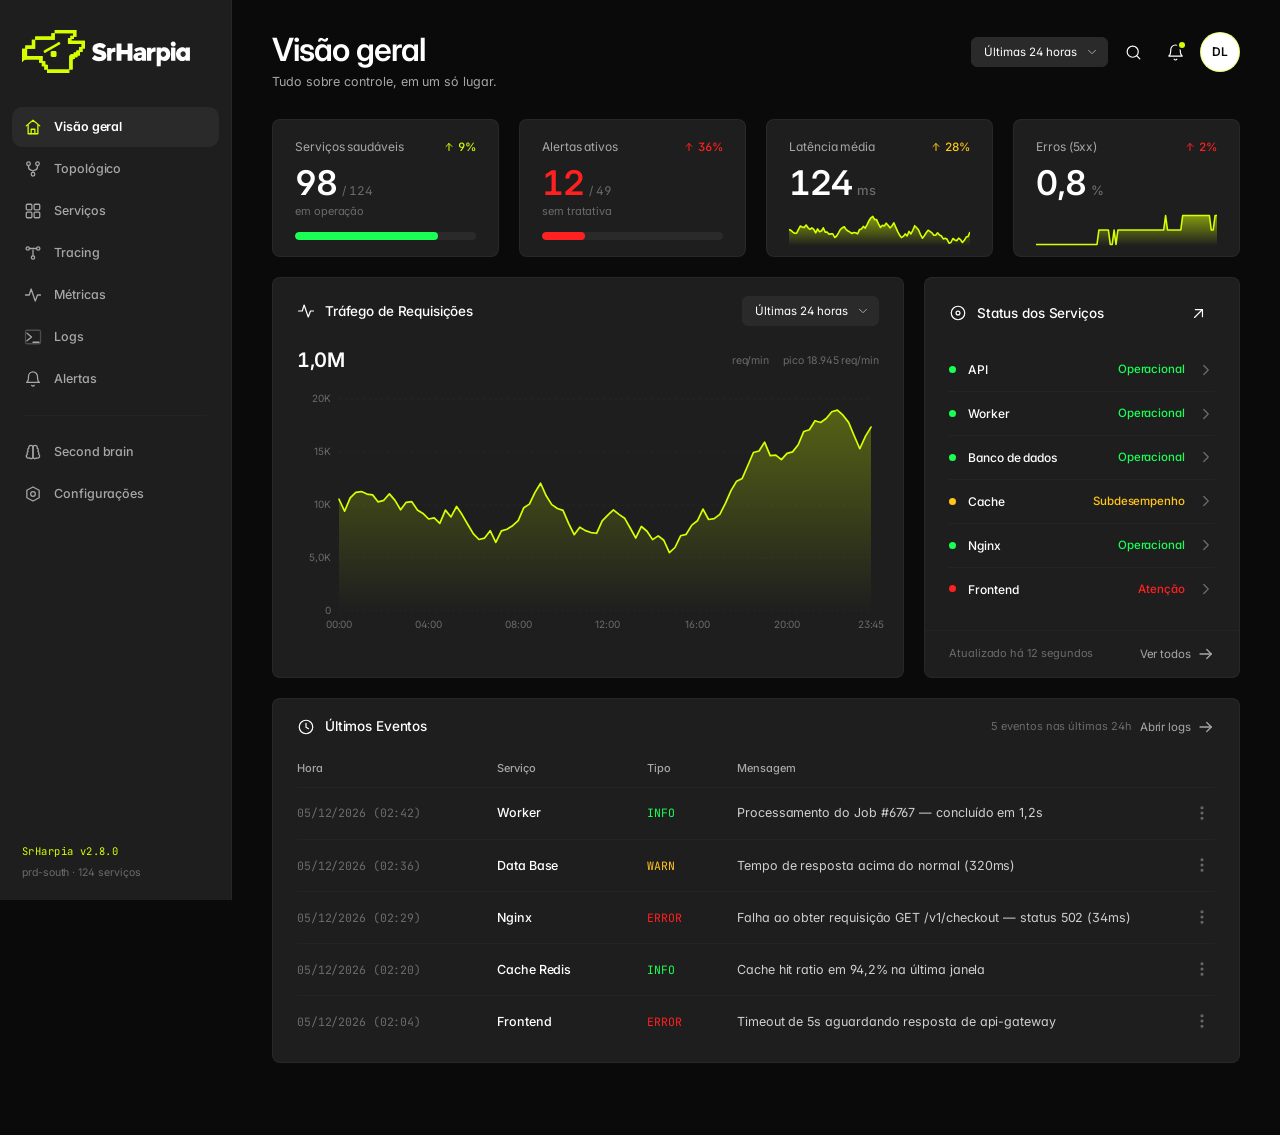
<file: index.html>
<!doctype html>
<html lang="pt-BR">
<head>
<meta charset="utf-8">
<meta name="viewport" content="width=device-width, initial-scale=1">
<title>Visão geral — SrHarpia</title>
<link rel="icon" href="assets/img/mark.svg" type="image/svg+xml">
<link rel="preconnect" href="https://fonts.googleapis.com">
<link rel="preconnect" href="https://fonts.gstatic.com" crossorigin>
<link href="https://fonts.googleapis.com/css2?family=Inter:wght@400;500;600;700&family=JetBrains+Mono:wght@400;500&display=swap" rel="stylesheet">
<link rel="stylesheet" href="assets/vendor/bootstrap.min.css">
<link rel="stylesheet" href="assets/css/app.css">
</head>
<body data-page="visao">
<div class="shell">
  <aside class="sidebar">
    <a class="brand" href="index.html" aria-label="SrHarpia — início"><img src="assets/img/logo.svg" alt="SrHarpia"></a>
    <nav class="nav" aria-label="Navegação principal">
      <a class="nav-item" data-nav="visao" href="index.html"><span data-icon="home"></span>Visão geral</a>
      <a class="nav-item" data-nav="topologia" href="topologia.html"><span data-icon="git-fork"></span>Topológico</a>
      <a class="nav-item" data-nav="servicos" href="servicos.html"><span data-icon="boxes"></span>Serviços</a>
      <a class="nav-item" data-nav="tracing" href="tracing.html"><span data-icon="waypoints"></span>Tracing</a>
      <a class="nav-item" data-nav="metricas" href="metricas.html"><span data-icon="activity"></span>Métricas</a>
      <a class="nav-item" data-nav="logs" href="logs.html"><span data-icon="terminal"></span>Logs</a>
      <a class="nav-item" data-nav="alertas" href="alertas.html"><span data-icon="bell"></span>Alertas</a>
      <div class="nav-sep"></div>
      <a class="nav-item" data-nav="second-brain" href="second-brain.html"><span data-icon="brain"></span>Second brain</a>
      <a class="nav-item" data-nav="configuracoes" href="configuracoes.html"><span data-icon="settings"></span>Configurações</a>
    </nav>
    <div class="sidebar-foot">
      <div class="version">SrHarpia v2.8.0</div>
      <div class="cluster">prd-south · 124 serviços</div>
    </div>
  </aside>

  <main class="main">
    <header class="page-head">
      <div>
        <div class="title-row">
          <button class="icon-btn nav-toggle" data-nav-toggle aria-label="Abrir menu"><span data-icon="list"></span></button>
          <h1 class="page-title">Visão geral</h1>
        </div>
        <p class="page-sub">Tudo sobre controle, em um só lugar.</p>
      </div>
      <div class="head-actions">
        <div class="select-wrap compact">
          <select class="select" id="periodSelect" aria-label="Período">
            <option value="24h">Últimas 24 horas</option>
            <option value="7d">Últimos 7 dias</option>
            <option value="1h">Última hora</option>
          </select>
          <span class="chev" data-icon="chevron-down"></span>
        </div>
        <button class="icon-btn" data-palette aria-label="Buscar (Ctrl K)"><span data-icon="search"></span></button>
        <a class="icon-btn" href="alertas.html" aria-label="Alertas ativos"><span data-icon="bell"></span><span class="notif"></span></a>
        <div class="avatar" title="Débora Lima">DL</div>
      </div>
    </header>

    <div class="grid grid-4 mb-20">
      <a class="card kpi" href="servicos.html">
        <div class="kpi-top">
          <span class="kpi-label">Serviços saudáveis</span>
          <span class="delta"><span data-icon="arrow-up"></span>9%</span>
        </div>
        <div class="kpi-value">98<span class="total">/ 124</span></div>
        <div class="kpi-foot">em operação</div>
        <div class="kpi-gauge"><div class="meter" data-tone="green"><span style="width:79%"></span></div></div>
      </a>
      <a class="card kpi" href="alertas.html">
        <div class="kpi-top">
          <span class="kpi-label">Alertas ativos</span>
          <span class="delta is-bad"><span data-icon="arrow-up"></span>36%</span>
        </div>
        <div class="kpi-value is-critical">12<span class="total">/ 49</span></div>
        <div class="kpi-foot">sem tratativa</div>
        <div class="kpi-gauge"><div class="meter" data-tone="red"><span style="width:24%"></span></div></div>
      </a>
      <a class="card kpi" href="metricas.html">
        <div class="kpi-top">
          <span class="kpi-label">Latência média</span>
          <span class="delta is-warn"><span data-icon="arrow-up"></span>28%</span>
        </div>
        <div class="kpi-value">124<span class="unit">ms</span></div>
        <div class="kpi-spark" id="latSpark"></div>
      </a>
      <a class="card kpi" href="logs.html?level=error">
        <div class="kpi-top">
          <span class="kpi-label">Erros (5xx)</span>
          <span class="delta is-bad"><span data-icon="arrow-up"></span>2%</span>
        </div>
        <div class="kpi-value">0,8<span class="unit">%</span></div>
        <div class="kpi-spark" id="errSpark"></div>
      </a>
    </div>

    <div class="grid grid-2-1 mb-20">
      <section class="card">
        <div class="card-head">
          <div class="card-title"><span data-icon="activity"></span>Tráfego de Requisições</div>
          <div class="select-wrap compact">
            <select class="select" id="trafficRange" aria-label="Intervalo do gráfico">
              <option value="24h">Últimas 24 horas</option>
              <option value="7d">Últimos 7 dias</option>
            </select>
            <span class="chev" data-icon="chevron-down"></span>
          </div>
        </div>
        <div class="card-body" style="padding-top:2px">
          <div class="row-between mb-12">
            <div class="chart-value" id="trafficTotal">—</div>
            <div class="chart-meta"><span>req/min</span><span id="trafficPeak">—</span></div>
          </div>
          <div class="chart" id="trafficChart"></div>
        </div>
      </section>

      <section class="card">
        <div class="card-head">
          <div class="card-title"><span data-icon="circle-dot"></span>Status dos Serviços</div>
          <a class="icon-btn" href="servicos.html" aria-label="Ver serviços"><span data-icon="arrow-up-right"></span></a>
        </div>
        <div class="card-body" style="padding-top:0">
          <div class="list" id="statusList"></div>
        </div>
        <div class="card-foot">
          <span class="dim" style="font-size:11px">Atualizado há 12 segundos</span>
          <a class="card-link" href="servicos.html">Ver todos <span data-icon="arrow-right"></span></a>
        </div>
      </section>
    </div>

    <section class="card">
      <div class="card-head">
        <div class="card-title"><span data-icon="clock"></span>Últimos Eventos</div>
        <div class="row-inline">
          <span class="dim" style="font-size:11px" id="eventCount">—</span>
          <a class="card-link" href="logs.html">Abrir logs <span data-icon="arrow-right"></span></a>
        </div>
      </div>
      <div class="card-body tight">
        <div class="table-wrap">
          <table class="data">
            <thead>
              <tr>
                <th style="width:188px">Hora</th>
                <th style="width:150px">Serviço</th>
                <th style="width:90px">Tipo</th>
                <th>Mensagem</th>
                <th></th>
              </tr>
            </thead>
            <tbody id="eventRows"></tbody>
          </table>
        </div>
      </div>
    </section>
  </main>
</div>

<script src="assets/js/icons.js"></script>
<script src="assets/js/data.js"></script>
<script src="assets/js/charts.js"></script>
<script src="assets/js/core.js"></script>
<script src="assets/js/overview.js"></script>
</body>
</html>
</file>
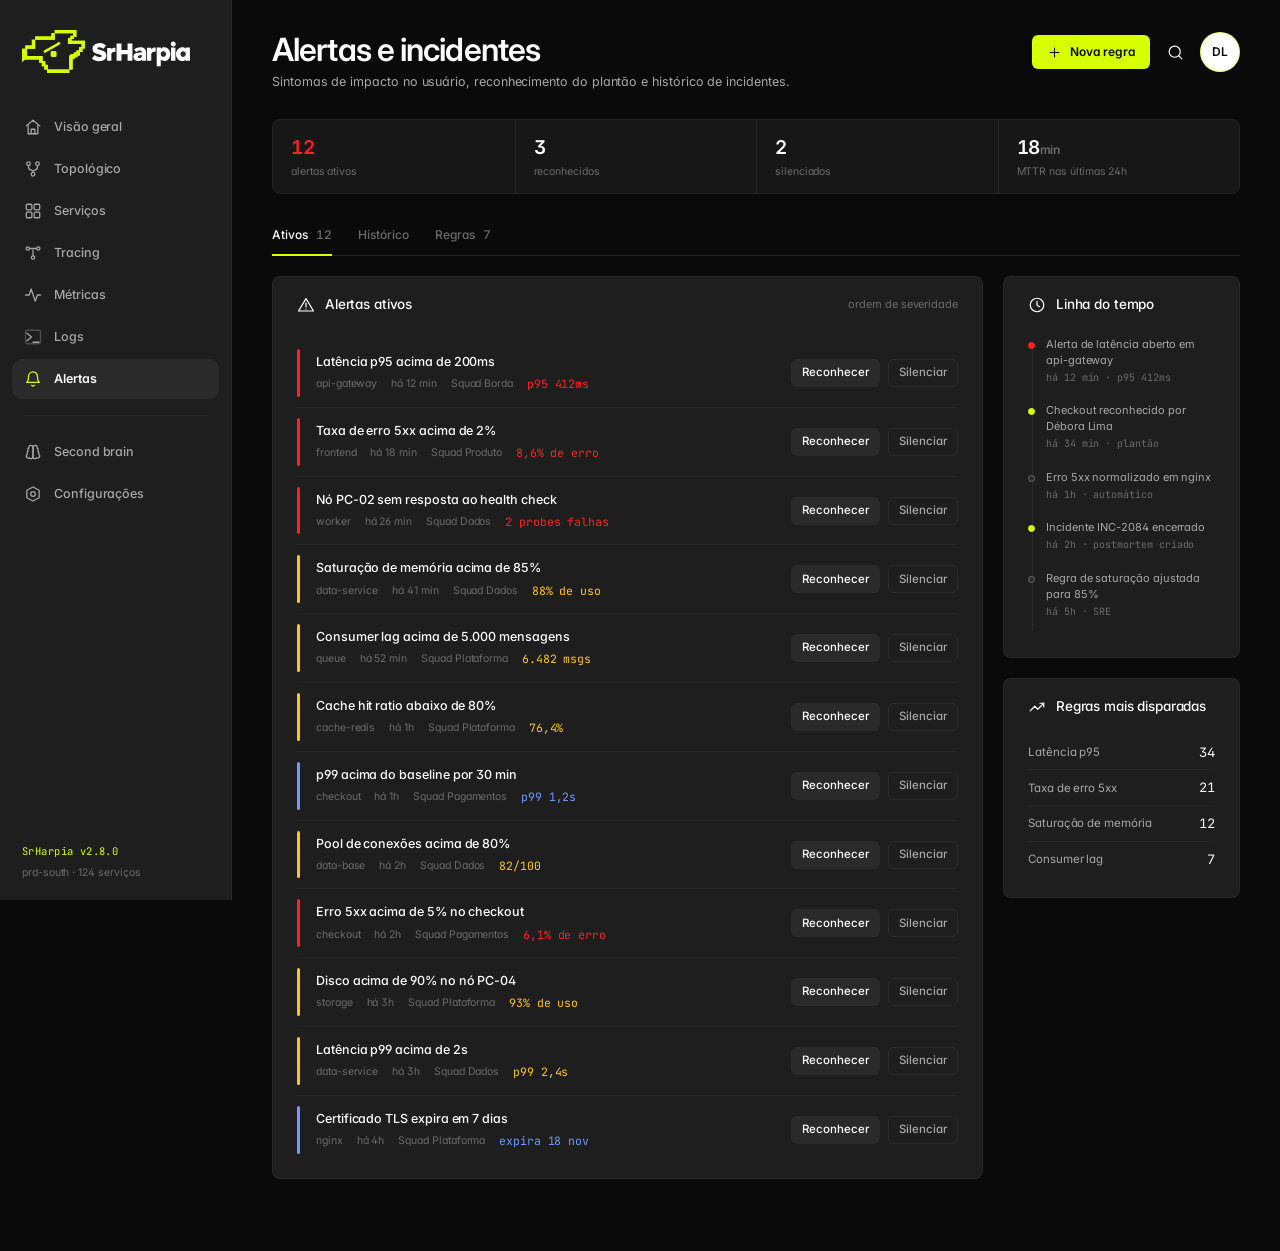
<file: alertas.html>
<!doctype html>
<html lang="pt-BR">
<head>
<meta charset="utf-8">
<meta name="viewport" content="width=device-width, initial-scale=1">
<title>Alertas e incidentes — SrHarpia</title>
<link rel="icon" href="assets/img/mark.svg" type="image/svg+xml">
<link rel="preconnect" href="https://fonts.googleapis.com">
<link rel="preconnect" href="https://fonts.gstatic.com" crossorigin>
<link href="https://fonts.googleapis.com/css2?family=Inter:wght@400;500;600;700&family=JetBrains+Mono:wght@400;500&display=swap" rel="stylesheet">
<link rel="stylesheet" href="assets/vendor/bootstrap.min.css">
<link rel="stylesheet" href="assets/css/app.css">
</head>
<body data-page="alertas">
<div class="shell">
  <aside class="sidebar">
    <a class="brand" href="index.html" aria-label="SrHarpia — início"><img src="assets/img/logo.svg" alt="SrHarpia"></a>
    <nav class="nav" aria-label="Navegação principal">
      <a class="nav-item" data-nav="visao" href="index.html"><span data-icon="home"></span>Visão geral</a>
      <a class="nav-item" data-nav="topologia" href="topologia.html"><span data-icon="git-fork"></span>Topológico</a>
      <a class="nav-item" data-nav="servicos" href="servicos.html"><span data-icon="boxes"></span>Serviços</a>
      <a class="nav-item" data-nav="tracing" href="tracing.html"><span data-icon="waypoints"></span>Tracing</a>
      <a class="nav-item" data-nav="metricas" href="metricas.html"><span data-icon="activity"></span>Métricas</a>
      <a class="nav-item" data-nav="logs" href="logs.html"><span data-icon="terminal"></span>Logs</a>
      <a class="nav-item" data-nav="alertas" href="alertas.html"><span data-icon="bell"></span>Alertas</a>
      <div class="nav-sep"></div>
      <a class="nav-item" data-nav="second-brain" href="second-brain.html"><span data-icon="brain"></span>Second brain</a>
      <a class="nav-item" data-nav="configuracoes" href="configuracoes.html"><span data-icon="settings"></span>Configurações</a>
    </nav>
    <div class="sidebar-foot">
      <div class="version">SrHarpia v2.8.0</div>
      <div class="cluster">prd-south · 124 serviços</div>
    </div>
  </aside>

  <main class="main">
    <header class="page-head">
      <div>
        <div class="title-row">
          <button class="icon-btn nav-toggle" data-nav-toggle aria-label="Abrir menu"><span data-icon="list"></span></button>
          <h1 class="page-title">Alertas e incidentes</h1>
        </div>
        <p class="page-sub">Sintomas de impacto no usuário, reconhecimento do plantão e histórico de incidentes.</p>
      </div>
      <div class="head-actions">
        <button class="btn btn-lime" id="newRule"><span data-icon="plus"></span>Nova regra</button>
        <button class="icon-btn" data-palette aria-label="Buscar (Ctrl K)"><span data-icon="search"></span></button>
        <div class="avatar" title="Débora Lima">DL</div>
      </div>
    </header>

    <div class="stat-strip mb-20">
      <div class="stat"><div class="v" style="color:var(--red)" id="countActive">12</div><div class="k">alertas ativos</div></div>
      <div class="stat"><div class="v" id="countAck">3</div><div class="k">reconhecidos</div></div>
      <div class="stat"><div class="v" id="countSilenced">2</div><div class="k">silenciados</div></div>
      <div class="stat"><div class="v">18<span style="font-size:12px;color:var(--text-3)">min</span></div><div class="k">MTTR nas últimas 24h</div></div>
    </div>

    <div class="tabs mb-20" data-tabs="alerts">
      <button class="tab is-active" data-tab="active">Ativos <span class="count" id="tabActiveCount">—</span></button>
      <button class="tab" data-tab="history">Histórico</button>
      <button class="tab" data-tab="rules">Regras <span class="count" id="tabRuleCount">—</span></button>
    </div>

    <div data-tab-panel="active">
      <div class="grid grid-3-1">
        <section class="card">
          <div class="card-head">
            <div class="card-title"><span data-icon="alert-triangle"></span>Alertas ativos</div>
            <span class="dim" style="font-size:11px">ordem de severidade</span>
          </div>
          <div class="card-body tight" id="alertList"></div>
        </section>

        <div class="stack">
          <section class="card">
            <div class="card-head"><div class="card-title"><span data-icon="clock"></span>Linha do tempo</div></div>
            <div class="card-body" style="padding-top:4px">
              <div class="timeline">
                <div class="timeline-item" data-tone="red"><div class="t">Alerta de latência aberto em api-gateway</div><div class="d">há 12 min · p95 412ms</div></div>
                <div class="timeline-item" data-tone="lime"><div class="t">Checkout reconhecido por Débora Lima</div><div class="d">há 34 min · plantão</div></div>
                <div class="timeline-item"><div class="t">Erro 5xx normalizado em nginx</div><div class="d">há 1h · automático</div></div>
                <div class="timeline-item" data-tone="lime"><div class="t">Incidente INC-2084 encerrado</div><div class="d">há 2h · postmortem criado</div></div>
                <div class="timeline-item"><div class="t">Regra de saturação ajustada para 85%</div><div class="d">há 5h · SRE</div></div>
              </div>
            </div>
          </section>
          <section class="card">
            <div class="card-head"><div class="card-title"><span data-icon="trending-up"></span>Regras mais disparadas</div></div>
            <div class="card-body" style="padding-top:0">
              <div class="row-between" style="padding:8px 0;border-bottom:1px solid var(--line-soft)"><span class="muted" style="font-size:11.5px">Latência p95</span><span class="num">34</span></div>
              <div class="row-between" style="padding:8px 0;border-bottom:1px solid var(--line-soft)"><span class="muted" style="font-size:11.5px">Taxa de erro 5xx</span><span class="num">21</span></div>
              <div class="row-between" style="padding:8px 0;border-bottom:1px solid var(--line-soft)"><span class="muted" style="font-size:11.5px">Saturação de memória</span><span class="num">12</span></div>
              <div class="row-between" style="padding:8px 0"><span class="muted" style="font-size:11.5px">Consumer lag</span><span class="num">7</span></div>
            </div>
          </section>
        </div>
      </div>
    </div>

    <div data-tab-panel="history" hidden>
      <section class="card">
        <div class="card-head"><div class="card-title"><span data-icon="file-text"></span>Incidentes recentes</div></div>
        <div class="card-body tight">
          <div class="table-wrap">
            <table class="data">
              <thead><tr><th>Incidente</th><th>Serviço</th><th>Iniciado</th><th>Resolvido</th><th class="cell-num">Duração</th><th>Status</th></tr></thead>
              <tbody>
                <tr><td class="cell-main">INC-2084 · Latência no checkout</td><td class="muted">api-gateway</td><td class="mono dim">hoje 14:12</td><td class="mono dim">hoje 14:50</td><td class="cell-num">38min</td><td><span class="status" data-state="ok"><span class="dot"></span>Resolvido</span></td></tr>
                <tr><td class="cell-main">INC-2081 · Erro 5xx no frontend</td><td class="muted">frontend</td><td class="mono dim">ontem 22:04</td><td class="mono dim">ontem 22:19</td><td class="cell-num">15min</td><td><span class="status" data-state="ok"><span class="dot"></span>Resolvido</span></td></tr>
                <tr><td class="cell-main">INC-2078 · Nó PC-02 reiniciado</td><td class="muted">worker</td><td class="mono dim">ontem 09:31</td><td class="mono dim">ontem 09:47</td><td class="cell-num">16min</td><td><span class="status" data-state="ok"><span class="dot"></span>Resolvido</span></td></tr>
                <tr><td class="cell-main">INC-2075 · Consumer lag no worker</td><td class="muted">queue</td><td class="mono dim">09 nov 18:22</td><td class="mono dim">09 nov 19:02</td><td class="cell-num">40min</td><td><span class="status" data-state="ok"><span class="dot"></span>Resolvido</span></td></tr>
                <tr><td class="cell-main">INC-2071 · Cache Redis indisponível</td><td class="muted">cache-redis</td><td class="mono dim">07 nov 03:10</td><td class="mono dim">07 nov 03:14</td><td class="cell-num">4min</td><td><span class="status" data-state="ok"><span class="dot"></span>Resolvido</span></td></tr>
              </tbody>
            </table>
          </div>
        </div>
        <div class="card-foot">
          <span class="dim" style="font-size:11px">MTTR médio de 18 minutos nos últimos 30 dias</span>
          <a class="card-link" href="second-brain.html?note=postmortem-12-10">Abrir postmortem <span data-icon="external-link"></span></a>
        </div>
      </section>
    </div>

    <div data-tab-panel="rules" hidden>
      <section class="card">
        <div class="card-head">
          <div class="card-title"><span data-icon="sliders"></span>Regras de alerta</div>
          <span class="dim" style="font-size:11px">revisão trimestral · regras sem ação são removidas</span>
        </div>
        <div class="card-body tight">
          <div class="table-wrap">
            <table class="data">
              <thead><tr><th>Regra</th><th>Condição</th><th>Serviço</th><th>Severidade</th><th class="cell-num">Disparos 30d</th><th>Ativa</th></tr></thead>
              <tbody id="rulesRows"></tbody>
            </table>
          </div>
        </div>
      </section>
    </div>
  </main>
</div>

<script src="assets/js/icons.js"></script>
<script src="assets/js/data.js"></script>
<script src="assets/js/charts.js"></script>
<script src="assets/js/core.js"></script>
<script src="assets/js/alerts.js"></script>
</body>
</html>
</file>
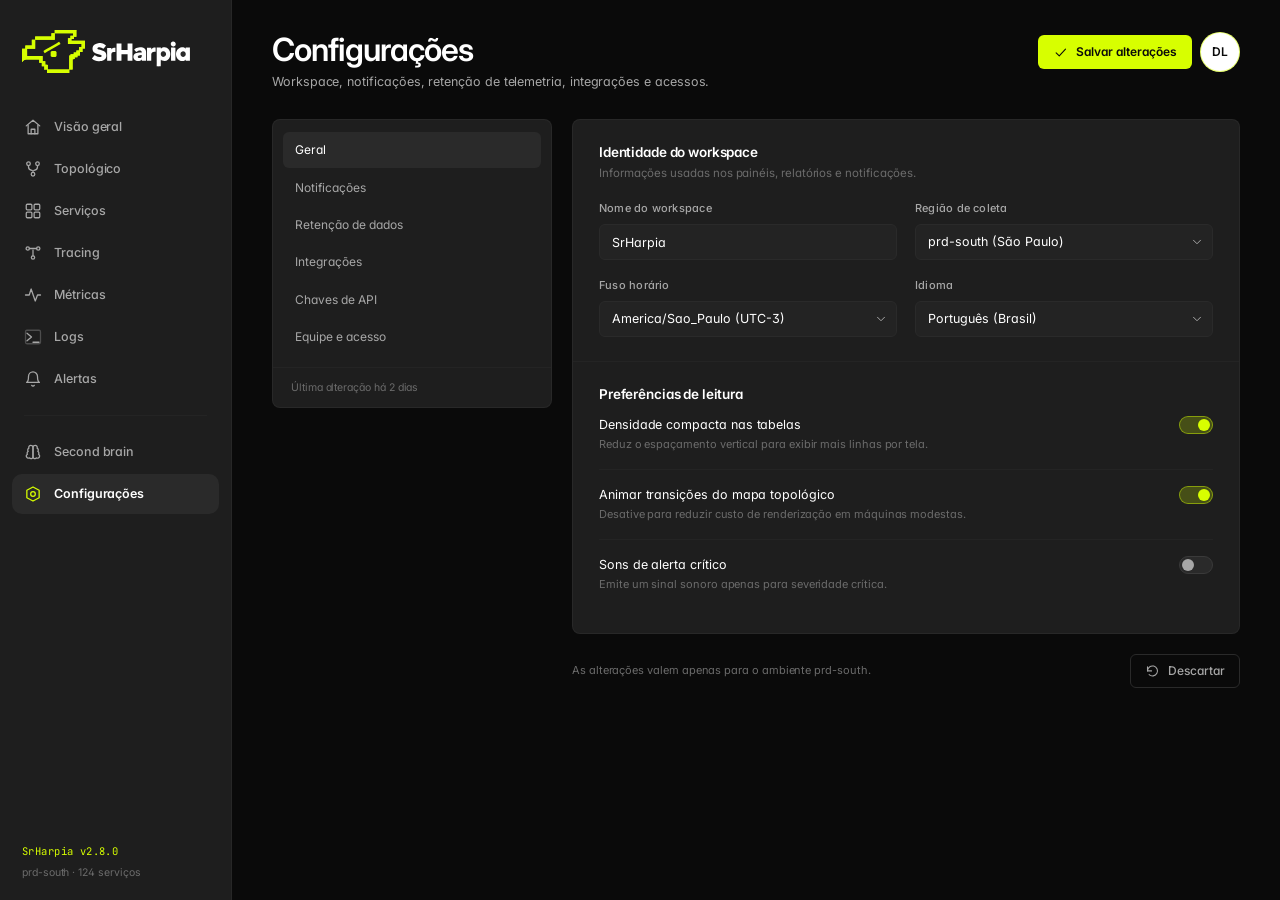
<file: configuracoes.html>
<!doctype html>
<html lang="pt-BR">
<head>
<meta charset="utf-8">
<meta name="viewport" content="width=device-width, initial-scale=1">
<title>Configurações — SrHarpia</title>
<link rel="icon" href="assets/img/mark.svg" type="image/svg+xml">
<link rel="preconnect" href="https://fonts.googleapis.com">
<link rel="preconnect" href="https://fonts.gstatic.com" crossorigin>
<link href="https://fonts.googleapis.com/css2?family=Inter:wght@400;500;600;700&family=JetBrains+Mono:wght@400;500&display=swap" rel="stylesheet">
<link rel="stylesheet" href="assets/vendor/bootstrap.min.css">
<link rel="stylesheet" href="assets/css/app.css">
</head>
<body data-page="configuracoes">
<div class="shell">
  <aside class="sidebar">
    <a class="brand" href="index.html" aria-label="SrHarpia — início"><img src="assets/img/logo.svg" alt="SrHarpia"></a>
    <nav class="nav" aria-label="Navegação principal">
      <a class="nav-item" data-nav="visao" href="index.html"><span data-icon="home"></span>Visão geral</a>
      <a class="nav-item" data-nav="topologia" href="topologia.html"><span data-icon="git-fork"></span>Topológico</a>
      <a class="nav-item" data-nav="servicos" href="servicos.html"><span data-icon="boxes"></span>Serviços</a>
      <a class="nav-item" data-nav="tracing" href="tracing.html"><span data-icon="waypoints"></span>Tracing</a>
      <a class="nav-item" data-nav="metricas" href="metricas.html"><span data-icon="activity"></span>Métricas</a>
      <a class="nav-item" data-nav="logs" href="logs.html"><span data-icon="terminal"></span>Logs</a>
      <a class="nav-item" data-nav="alertas" href="alertas.html"><span data-icon="bell"></span>Alertas</a>
      <div class="nav-sep"></div>
      <a class="nav-item" data-nav="second-brain" href="second-brain.html"><span data-icon="brain"></span>Second brain</a>
      <a class="nav-item" data-nav="configuracoes" href="configuracoes.html"><span data-icon="settings"></span>Configurações</a>
    </nav>
    <div class="sidebar-foot">
      <div class="version">SrHarpia v2.8.0</div>
      <div class="cluster">prd-south · 124 serviços</div>
    </div>
  </aside>

  <main class="main">
    <header class="page-head">
      <div>
        <div class="title-row">
          <button class="icon-btn nav-toggle" data-nav-toggle aria-label="Abrir menu"><span data-icon="list"></span></button>
          <h1 class="page-title">Configurações</h1>
        </div>
        <p class="page-sub">Workspace, notificações, retenção de telemetria, integrações e acessos.</p>
      </div>
      <div class="head-actions">
        <button class="btn btn-lime" id="saveAll"><span data-icon="check"></span>Salvar alterações</button>
        <div class="avatar" title="Débora Lima">DL</div>
      </div>
    </header>

    <div class="grid grid-280">
      <aside class="card" style="align-self:start">
        <div class="card-body" style="padding:12px 10px">
          <div class="settings-nav" id="settingsNav">
            <button class="is-active" data-section="geral">Geral</button>
            <button data-section="notificacoes">Notificações</button>
            <button data-section="retencao">Retenção de dados</button>
            <button data-section="integracoes">Integrações</button>
            <button data-section="chaves">Chaves de API</button>
            <button data-section="equipe">Equipe e acesso</button>
          </div>
        </div>
        <div class="card-foot" style="padding:12px 18px">
          <span class="dim" style="font-size:10.5px">Última alteração há 2 dias</span>
        </div>
      </aside>

      <div class="stack" id="settingsPanels">
        <section class="card" data-panel="geral">
          <div class="settings-section">
            <h3>Identidade do workspace</h3>
            <p class="help">Informações usadas nos painéis, relatórios e notificações.</p>
            <div class="form-grid">
              <div class="field"><label for="wsName">Nome do workspace</label><input class="input" id="wsName" type="text" value="SrHarpia"></div>
              <div class="field"><label for="wsRegion">Região de coleta</label>
                <div class="select-wrap"><select class="select" id="wsRegion"><option>prd-south (São Paulo)</option><option>prd-north (Virginia)</option><option>prd-eu (Frankfurt)</option></select><span class="chev" data-icon="chevron-down"></span></div>
              </div>
              <div class="field"><label for="wsTz">Fuso horário</label>
                <div class="select-wrap"><select class="select" id="wsTz"><option>America/Sao_Paulo (UTC-3)</option><option>UTC</option><option>America/New_York</option></select><span class="chev" data-icon="chevron-down"></span></div>
              </div>
              <div class="field"><label for="wsLang">Idioma</label>
                <div class="select-wrap"><select class="select" id="wsLang"><option>Português (Brasil)</option><option>English</option><option>Español</option></select><span class="chev" data-icon="chevron-down"></span></div>
              </div>
            </div>
          </div>
          <div class="settings-section">
            <h3>Preferências de leitura</h3>
            <div class="option-row">
              <div><div class="opt-title">Densidade compacta nas tabelas</div><div class="opt-sub">Reduz o espaçamento vertical para exibir mais linhas por tela.</div></div>
              <button class="switch is-on" role="switch" aria-checked="true" data-switch aria-label="Densidade compacta"></button>
            </div>
            <div class="option-row">
              <div><div class="opt-title">Animar transições do mapa topológico</div><div class="opt-sub">Desative para reduzir custo de renderização em máquinas modestas.</div></div>
              <button class="switch is-on" role="switch" aria-checked="true" data-switch aria-label="Animações do mapa"></button>
            </div>
            <div class="option-row">
              <div><div class="opt-title">Sons de alerta crítico</div><div class="opt-sub">Emite um sinal sonoro apenas para severidade crítica.</div></div>
              <button class="switch" role="switch" aria-checked="false" data-switch aria-label="Sons de alerta"></button>
            </div>
          </div>
        </section>

        <section class="card" data-panel="notificacoes" hidden>
          <div class="settings-section">
            <h3>Canais de notificação</h3>
            <p class="help">Alertas críticos acionam o plantão em até 30 segundos.</p>
            <div class="option-row">
              <div><div class="opt-title">E-mail</div><div class="opt-sub">sre@harpia.io · alertas críticos e resumo diário</div></div>
              <button class="switch is-on" role="switch" aria-checked="true" data-switch aria-label="Notificação por e-mail"></button>
            </div>
            <div class="option-row">
              <div><div class="opt-title">Slack</div><div class="opt-sub">canal #sre-alertas · todas as severidades</div></div>
              <button class="switch is-on" role="switch" aria-checked="true" data-switch aria-label="Notificação no Slack"></button>
            </div>
            <div class="option-row">
              <div><div class="opt-title">Webhook</div><div class="opt-sub">POST assinado para o endpoint de incidentes</div></div>
              <button class="switch is-on" role="switch" aria-checked="true" data-switch aria-label="Notificação por webhook"></button>
            </div>
            <div class="form-grid mt-16">
              <div class="field span-2"><label for="webhookUrl">Endpoint do webhook</label><input class="input mono" id="webhookUrl" type="text" value="https://hooks.harpia.io/incidentes/srharpia"></div>
              <div class="field"><label for="quietStart">Início da janela de silêncio</label><input class="input" id="quietStart" type="time" value="23:00"></div>
              <div class="field"><label for="quietEnd">Fim da janela de silêncio</label><input class="input" id="quietEnd" type="time" value="07:00"></div>
            </div>
          </div>
        </section>

        <section class="card" data-panel="retencao" hidden>
          <div class="settings-section">
            <h3>Retenção por tipo de telemetria</h3>
            <p class="help">Dados frios são armazenados em objetos e consultados sob demanda.</p>
            <div class="form-grid">
              <div class="field"><label for="retMetrics">Métricas</label>
                <div class="select-wrap"><select class="select" id="retMetrics"><option>13 meses</option><option>6 meses</option><option>3 meses</option></select><span class="chev" data-icon="chevron-down"></span></div>
              </div>
              <div class="field"><label for="retLogs">Logs</label>
                <div class="select-wrap"><select class="select" id="retLogs"><option>30 dias</option><option>14 dias</option><option>7 dias</option></select><span class="chev" data-icon="chevron-down"></span></div>
              </div>
              <div class="field"><label for="retTraces">Traces</label>
                <div class="select-wrap"><select class="select" id="retTraces"><option>7 dias</option><option>14 dias</option><option>3 dias</option></select><span class="chev" data-icon="chevron-down"></span></div>
              </div>
              <div class="field"><label for="retSample">Amostragem de debug</label>
                <div class="select-wrap"><select class="select" id="retSample"><option>10%</option><option>5%</option><option>25%</option></select><span class="chev" data-icon="chevron-down"></span></div>
              </div>
            </div>
            <div class="option-row mt-12">
              <div><div class="opt-title">Exportação para camada fria</div><div class="opt-sub">Copia rollups de 1 hora para o bucket de longo prazo.</div></div>
              <button class="switch is-on" role="switch" aria-checked="true" data-switch aria-label="Exportação para camada fria"></button>
            </div>
            <div class="row-between mt-12" style="padding:12px 14px;background:#171717;border:1px solid var(--line-soft);border-radius:6px">
              <span class="dim" style="font-size:11px">Custo estimado de armazenamento</span>
              <span class="num" style="font-size:12px">US$ 1.840 / mês</span>
            </div>
          </div>
        </section>

        <section class="card" data-panel="integracoes" hidden>
          <div class="settings-section">
            <h3>Integrações</h3>
            <p class="help">Conecte a telemetria da SrHarpia às ferramentas já usadas pelo time.</p>
            <div id="integrations"></div>
          </div>
        </section>

        <section class="card" data-panel="chaves" hidden>
          <div class="settings-section">
            <div class="row-between">
              <div><h3>Chaves de API</h3><p class="help">Usadas por agentes de coleta e automações. Valores são exibidos uma única vez na criação.</p></div>
              <button class="btn btn-outline btn-sm" id="newKey"><span data-icon="plus"></span>Criar chave</button>
            </div>
            <div class="mt-16" id="keyRows"></div>
          </div>
        </section>

        <section class="card" data-panel="equipe" hidden>
          <div class="settings-section">
            <h3>Equipe e acesso</h3>
            <p class="help">Perfis definem quem pode silenciar alertas e alterar regras.</p>
            <div class="table-wrap mt-16">
              <table class="data">
                <thead><tr><th>Pessoa</th><th>Papel</th><th>2FA</th><th>Último acesso</th><th></th></tr></thead>
                <tbody>
                  <tr><td><div class="cell-main">Débora Lima</div><div class="cell-sub">deborah@harpia.io</div></td><td class="muted">SRE · administradora</td><td class="green">ativo</td><td class="mono dim">agora</td><td class="cell-actions"><button class="row-menu" aria-label="Ações"><span data-icon="more-vertical"></span></button></td></tr>
                  <tr><td><div class="cell-main">Rafael Nunes</div><div class="cell-sub">rafael@harpia.io</div></td><td class="muted">Engenharia · editor</td><td class="green">ativo</td><td class="mono dim">há 2h</td><td class="cell-actions"><button class="row-menu" aria-label="Ações"><span data-icon="more-vertical"></span></button></td></tr>
                  <tr><td><div class="cell-main">Marina Costa</div><div class="cell-sub">marina@harpia.io</div></td><td class="muted">Produto · leitura</td><td class="amber">pendente</td><td class="mono dim">ontem</td><td class="cell-actions"><button class="row-menu" aria-label="Ações"><span data-icon="more-vertical"></span></button></td></tr>
                  <tr><td><div class="cell-main">Agente de coleta</div><div class="cell-sub">service-account</div></td><td class="muted">Automação · escrita</td><td class="dim">—</td><td class="mono dim">há 12s</td><td class="cell-actions"><button class="row-menu" aria-label="Ações"><span data-icon="more-vertical"></span></button></td></tr>
                </tbody>
              </table>
            </div>
          </div>
        </section>

        <div class="row-between">
          <span class="dim" style="font-size:11px">As alterações valem apenas para o ambiente prd-south.</span>
          <button class="btn btn-outline" id="resetSettings"><span data-icon="rotate-ccw"></span>Descartar</button>
        </div>
      </div>
    </div>
  </main>
</div>

<script src="assets/js/icons.js"></script>
<script src="assets/js/data.js"></script>
<script src="assets/js/charts.js"></script>
<script src="assets/js/core.js"></script>
<script src="assets/js/settings.js"></script>
</body>
</html>
</file>
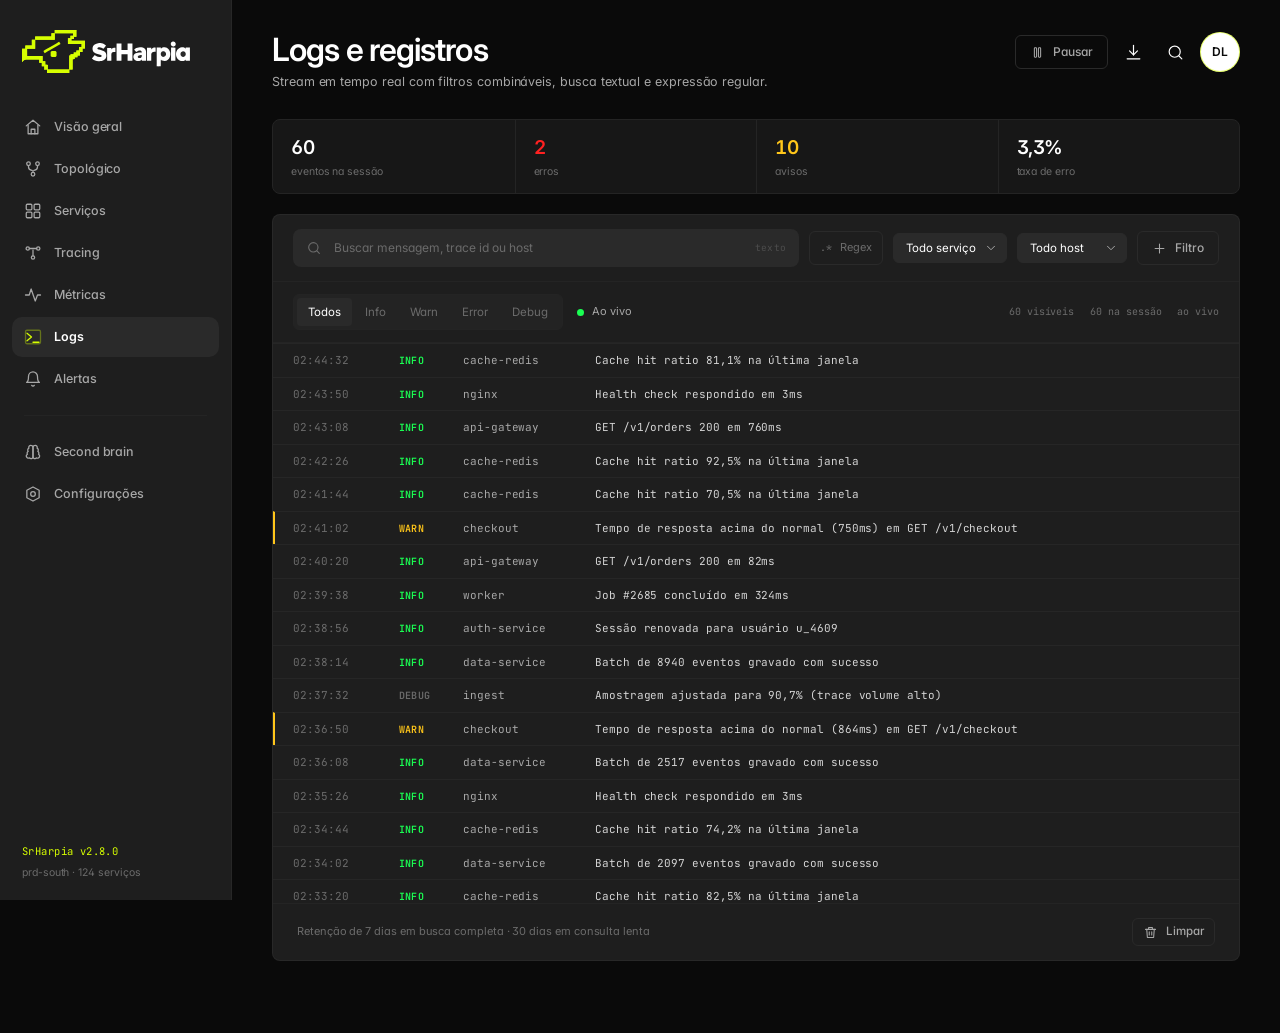
<file: logs.html>
<!doctype html>
<html lang="pt-BR">
<head>
<meta charset="utf-8">
<meta name="viewport" content="width=device-width, initial-scale=1">
<title>Logs e registros — SrHarpia</title>
<link rel="icon" href="assets/img/mark.svg" type="image/svg+xml">
<link rel="preconnect" href="https://fonts.googleapis.com">
<link rel="preconnect" href="https://fonts.gstatic.com" crossorigin>
<link href="https://fonts.googleapis.com/css2?family=Inter:wght@400;500;600;700&family=JetBrains+Mono:wght@400;500&display=swap" rel="stylesheet">
<link rel="stylesheet" href="assets/vendor/bootstrap.min.css">
<link rel="stylesheet" href="assets/css/app.css">
</head>
<body data-page="logs">
<div class="shell">
  <aside class="sidebar">
    <a class="brand" href="index.html" aria-label="SrHarpia — início"><img src="assets/img/logo.svg" alt="SrHarpia"></a>
    <nav class="nav" aria-label="Navegação principal">
      <a class="nav-item" data-nav="visao" href="index.html"><span data-icon="home"></span>Visão geral</a>
      <a class="nav-item" data-nav="topologia" href="topologia.html"><span data-icon="git-fork"></span>Topológico</a>
      <a class="nav-item" data-nav="servicos" href="servicos.html"><span data-icon="boxes"></span>Serviços</a>
      <a class="nav-item" data-nav="tracing" href="tracing.html"><span data-icon="waypoints"></span>Tracing</a>
      <a class="nav-item" data-nav="metricas" href="metricas.html"><span data-icon="activity"></span>Métricas</a>
      <a class="nav-item" data-nav="logs" href="logs.html"><span data-icon="terminal"></span>Logs</a>
      <a class="nav-item" data-nav="alertas" href="alertas.html"><span data-icon="bell"></span>Alertas</a>
      <div class="nav-sep"></div>
      <a class="nav-item" data-nav="second-brain" href="second-brain.html"><span data-icon="brain"></span>Second brain</a>
      <a class="nav-item" data-nav="configuracoes" href="configuracoes.html"><span data-icon="settings"></span>Configurações</a>
    </nav>
    <div class="sidebar-foot">
      <div class="version">SrHarpia v2.8.0</div>
      <div class="cluster">prd-south · 124 serviços</div>
    </div>
  </aside>

  <main class="main">
    <header class="page-head">
      <div>
        <div class="title-row">
          <button class="icon-btn nav-toggle" data-nav-toggle aria-label="Abrir menu"><span data-icon="list"></span></button>
          <h1 class="page-title">Logs e registros</h1>
        </div>
        <p class="page-sub">Stream em tempo real com filtros combináveis, busca textual e expressão regular.</p>
      </div>
      <div class="head-actions">
        <button class="btn btn-outline" id="pauseBtn"><span data-icon="pause"></span><span id="pauseLabel">Pausar</span></button>
        <button class="icon-btn" id="downloadLogs" aria-label="Exportar logs"><span data-icon="download"></span></button>
        <button class="icon-btn" data-palette aria-label="Buscar (Ctrl K)"><span data-icon="search"></span></button>
        <div class="avatar" title="Débora Lima">DL</div>
      </div>
    </header>

    <div class="stat-strip mb-20">
      <div class="stat"><div class="v" id="statTotal">—</div><div class="k">eventos na sessão</div></div>
      <div class="stat"><div class="v" style="color:var(--red)" id="statErr">—</div><div class="k">erros</div></div>
      <div class="stat"><div class="v" style="color:var(--amber)" id="statWarn">—</div><div class="k">avisos</div></div>
      <div class="stat"><div class="v" id="statRate">—</div><div class="k">taxa de erro</div></div>
    </div>

    <section class="card">
      <div class="filter-bar">
        <label class="search-field" for="logSearch">
          <span data-icon="search"></span>
          <input id="logSearch" type="text" placeholder="Buscar mensagem, trace id ou host" autocomplete="off">
          <kbd id="regexHint">texto</kbd>
        </label>
        <button class="regex-toggle" id="regexToggle" title="Interpretar a busca como expressão regular">
          <span data-icon="code"></span><span class="mono">.*</span>Regex
        </button>
        <div class="select-wrap compact">
          <select class="select" id="logService" aria-label="Serviço"></select>
          <span class="chev" data-icon="chevron-down"></span>
        </div>
        <div class="select-wrap compact">
          <select class="select" id="logHost" aria-label="Host"></select>
          <span class="chev" data-icon="chevron-down"></span>
        </div>
        <button class="btn btn-outline" id="addFilterBtn"><span data-icon="plus"></span>Filtro</button>
        <span class="regex-error" id="regexError"></span>
      </div>

      <div class="filter-builder" id="filterBuilder" hidden>
        <select class="select" id="filterField" aria-label="Campo do filtro">
          <option value="service">serviço</option>
          <option value="host">host</option>
          <option value="level">nível</option>
          <option value="trace">trace id</option>
        </select>
        <input class="input" id="filterValue" type="text" placeholder="valor exato">
        <button class="btn btn-sm" id="applyFilter">Aplicar</button>
        <button class="btn btn-sm btn-outline" id="cancelFilter">Cancelar</button>
      </div>

      <div class="active-filters" id="activeFilters" hidden></div>

      <div class="log-toolbar">
        <div class="row-inline" style="gap:14px">
          <div class="segmented" id="levelGroup" role="group" aria-label="Nível do log">
            <button data-level="" class="is-active">Todos</button>
            <button data-level="info">Info</button>
            <button data-level="warn">Warn</button>
            <button data-level="error">Error</button>
            <button data-level="debug">Debug</button>
          </div>
          <span class="live-indicator"><span class="dot pulse" data-state="ok" id="liveDot"></span><span id="liveText">Ao vivo</span></span>
        </div>
        <div class="counts" id="logCounts"></div>
      </div>

      <div class="log-stream" id="logStream" aria-live="polite"></div>

      <div class="card-foot">
        <span class="dim" style="font-size:11px">Retenção de 7 dias em busca completa · 30 dias em consulta lenta</span>
        <div class="row-inline">
          <button class="btn btn-sm btn-outline" id="clearLogs"><span data-icon="trash"></span>Limpar</button>
        </div>
      </div>
    </section>
  </main>
</div>

<script src="assets/js/icons.js"></script>
<script src="assets/js/data.js"></script>
<script src="assets/js/charts.js"></script>
<script src="assets/js/core.js"></script>
<script src="assets/js/logs.js"></script>
</body>
</html>
</file>
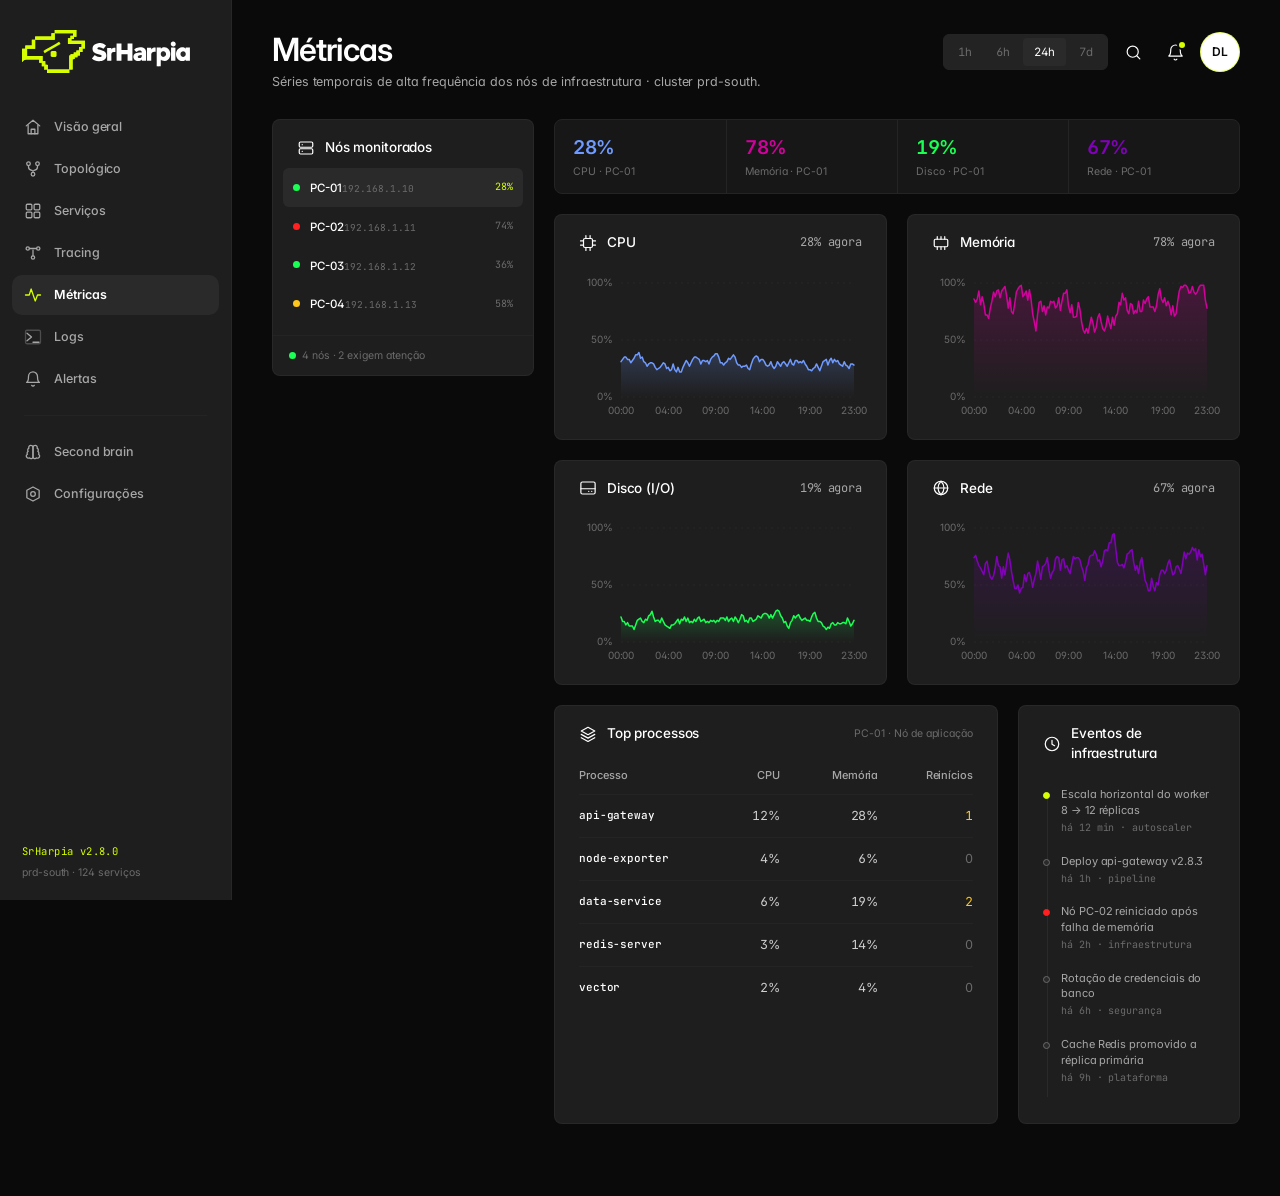
<file: metricas.html>
<!doctype html>
<html lang="pt-BR">
<head>
<meta charset="utf-8">
<meta name="viewport" content="width=device-width, initial-scale=1">
<title>Métricas — SrHarpia</title>
<link rel="icon" href="assets/img/mark.svg" type="image/svg+xml">
<link rel="preconnect" href="https://fonts.googleapis.com">
<link rel="preconnect" href="https://fonts.gstatic.com" crossorigin>
<link href="https://fonts.googleapis.com/css2?family=Inter:wght@400;500;600;700&family=JetBrains+Mono:wght@400;500&display=swap" rel="stylesheet">
<link rel="stylesheet" href="assets/vendor/bootstrap.min.css">
<link rel="stylesheet" href="assets/css/app.css">
</head>
<body data-page="metricas">
<div class="shell">
  <aside class="sidebar">
    <a class="brand" href="index.html" aria-label="SrHarpia — início"><img src="assets/img/logo.svg" alt="SrHarpia"></a>
    <nav class="nav" aria-label="Navegação principal">
      <a class="nav-item" data-nav="visao" href="index.html"><span data-icon="home"></span>Visão geral</a>
      <a class="nav-item" data-nav="topologia" href="topologia.html"><span data-icon="git-fork"></span>Topológico</a>
      <a class="nav-item" data-nav="servicos" href="servicos.html"><span data-icon="boxes"></span>Serviços</a>
      <a class="nav-item" data-nav="tracing" href="tracing.html"><span data-icon="waypoints"></span>Tracing</a>
      <a class="nav-item" data-nav="metricas" href="metricas.html"><span data-icon="activity"></span>Métricas</a>
      <a class="nav-item" data-nav="logs" href="logs.html"><span data-icon="terminal"></span>Logs</a>
      <a class="nav-item" data-nav="alertas" href="alertas.html"><span data-icon="bell"></span>Alertas</a>
      <div class="nav-sep"></div>
      <a class="nav-item" data-nav="second-brain" href="second-brain.html"><span data-icon="brain"></span>Second brain</a>
      <a class="nav-item" data-nav="configuracoes" href="configuracoes.html"><span data-icon="settings"></span>Configurações</a>
    </nav>
    <div class="sidebar-foot">
      <div class="version">SrHarpia v2.8.0</div>
      <div class="cluster">prd-south · 124 serviços</div>
    </div>
  </aside>

  <main class="main">
    <header class="page-head">
      <div>
        <div class="title-row">
          <button class="icon-btn nav-toggle" data-nav-toggle aria-label="Abrir menu"><span data-icon="list"></span></button>
          <h1 class="page-title">Métricas</h1>
        </div>
        <p class="page-sub">Séries temporais de alta frequência dos nós de infraestrutura · cluster prd-south.</p>
      </div>
      <div class="head-actions">
        <div class="segmented" id="rangeGroup" role="group" aria-label="Janela de tempo">
          <button data-range="1h">1h</button>
          <button data-range="6h">6h</button>
          <button data-range="24h" class="is-active">24h</button>
          <button data-range="7d">7d</button>
        </div>
        <button class="icon-btn" data-palette aria-label="Buscar (Ctrl K)"><span data-icon="search"></span></button>
        <a class="icon-btn" href="alertas.html" aria-label="Alertas ativos"><span data-icon="bell"></span><span class="notif"></span></a>
        <div class="avatar" title="Débora Lima">DL</div>
      </div>
    </header>

    <div class="grid grid-260">
      <aside class="card" style="align-self:start">
        <div class="card-head" style="padding-bottom:10px"><div class="card-title"><span data-icon="server"></span>Nós monitorados</div></div>
        <div class="card-body" style="padding:0 10px 12px" id="hostList"></div>
        <div class="card-foot" style="padding:12px 16px">
          <span class="dim" style="font-size:10.5px"><span class="dot" data-state="ok" style="margin-right:6px"></span>4 nós · 2 exigem atenção</span>
        </div>
      </aside>

      <div class="stack">
        <div class="stat-strip" id="hostStats"></div>

        <div class="grid grid-2">
          <section class="card">
            <div class="card-head">
              <div class="card-title"><span data-icon="cpu"></span>CPU</div>
              <span class="mono" style="font-size:12px;color:var(--text-2)" id="cpuNow">—</span>
            </div>
            <div class="card-body" style="padding-top:0"><div class="chart" id="cpuChart"></div></div>
          </section>
          <section class="card">
            <div class="card-head">
              <div class="card-title"><span data-icon="memory"></span>Memória</div>
              <span class="mono" style="font-size:12px;color:var(--text-2)" id="memNow">—</span>
            </div>
            <div class="card-body" style="padding-top:0"><div class="chart" id="memChart"></div></div>
          </section>
          <section class="card">
            <div class="card-head">
              <div class="card-title"><span data-icon="hard-drive"></span>Disco (I/O)</div>
              <span class="mono" style="font-size:12px;color:var(--text-2)" id="diskNow">—</span>
            </div>
            <div class="card-body" style="padding-top:0"><div class="chart" id="diskChart"></div></div>
          </section>
          <section class="card">
            <div class="card-head">
              <div class="card-title"><span data-icon="globe"></span>Rede</div>
              <span class="mono" style="font-size:12px;color:var(--text-2)" id="netNow">—</span>
            </div>
            <div class="card-body" style="padding-top:0"><div class="chart" id="netChart"></div></div>
          </section>
        </div>

        <div class="grid grid-2-1">
          <section class="card">
            <div class="card-head">
              <div class="card-title"><span data-icon="layers"></span>Top processos</div>
              <span class="dim" style="font-size:10.5px" id="procHost">—</span>
            </div>
            <div class="card-body tight">
              <div class="table-wrap">
                <table class="data">
                  <thead><tr><th>Processo</th><th class="cell-num">CPU</th><th class="cell-num">Memória</th><th class="cell-num">Reinícios</th></tr></thead>
                  <tbody id="procRows"></tbody>
                </table>
              </div>
            </div>
          </section>
          <section class="card">
            <div class="card-head"><div class="card-title"><span data-icon="clock"></span>Eventos de infraestrutura</div></div>
            <div class="card-body" style="padding-top:6px">
              <div class="timeline">
                <div class="timeline-item" data-tone="lime"><div class="t">Escala horizontal do worker 8 → 12 réplicas</div><div class="d">há 12 min · autoscaler</div></div>
                <div class="timeline-item"><div class="t">Deploy api-gateway v2.8.3</div><div class="d">há 1h · pipeline</div></div>
                <div class="timeline-item" data-tone="red"><div class="t">Nó PC-02 reiniciado após falha de memória</div><div class="d">há 2h · infraestrutura</div></div>
                <div class="timeline-item"><div class="t">Rotação de credenciais do banco</div><div class="d">há 6h · segurança</div></div>
                <div class="timeline-item"><div class="t">Cache Redis promovido a réplica primária</div><div class="d">há 9h · plataforma</div></div>
              </div>
            </div>
          </section>
        </div>
      </div>
    </div>
  </main>
</div>

<script src="assets/js/icons.js"></script>
<script src="assets/js/data.js"></script>
<script src="assets/js/charts.js"></script>
<script src="assets/js/core.js"></script>
<script src="assets/js/metrics.js"></script>
</body>
</html>
</file>
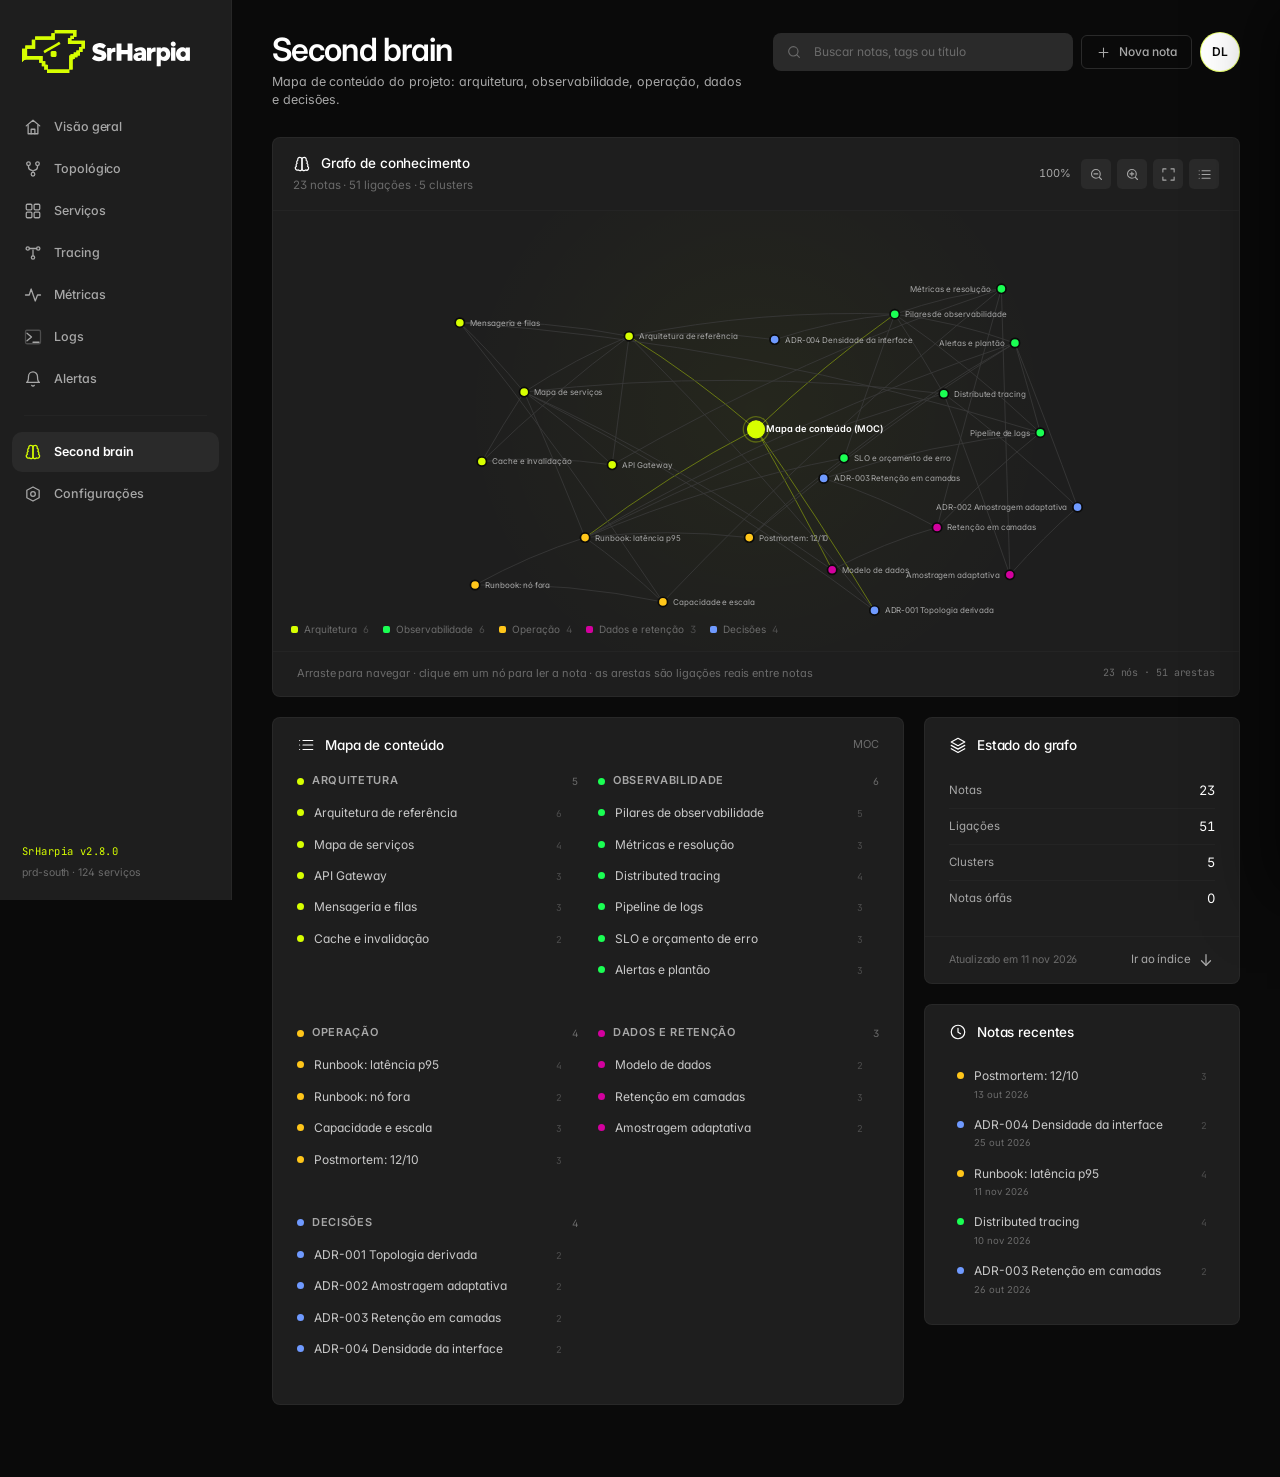
<file: second-brain.html>
<!doctype html>
<html lang="pt-BR">
<head>
<meta charset="utf-8">
<meta name="viewport" content="width=device-width, initial-scale=1">
<title>Second brain — SrHarpia</title>
<link rel="icon" href="assets/img/mark.svg" type="image/svg+xml">
<link rel="preconnect" href="https://fonts.googleapis.com">
<link rel="preconnect" href="https://fonts.gstatic.com" crossorigin>
<link href="https://fonts.googleapis.com/css2?family=Inter:wght@400;500;600;700&family=JetBrains+Mono:wght@400;500&display=swap" rel="stylesheet">
<link rel="stylesheet" href="assets/vendor/bootstrap.min.css">
<link rel="stylesheet" href="assets/css/app.css">
</head>
<body data-page="second-brain">
<div class="shell">
  <aside class="sidebar">
    <a class="brand" href="index.html" aria-label="SrHarpia — início"><img src="assets/img/logo.svg" alt="SrHarpia"></a>
    <nav class="nav" aria-label="Navegação principal">
      <a class="nav-item" data-nav="visao" href="index.html"><span data-icon="home"></span>Visão geral</a>
      <a class="nav-item" data-nav="topologia" href="topologia.html"><span data-icon="git-fork"></span>Topológico</a>
      <a class="nav-item" data-nav="servicos" href="servicos.html"><span data-icon="boxes"></span>Serviços</a>
      <a class="nav-item" data-nav="tracing" href="tracing.html"><span data-icon="waypoints"></span>Tracing</a>
      <a class="nav-item" data-nav="metricas" href="metricas.html"><span data-icon="activity"></span>Métricas</a>
      <a class="nav-item" data-nav="logs" href="logs.html"><span data-icon="terminal"></span>Logs</a>
      <a class="nav-item" data-nav="alertas" href="alertas.html"><span data-icon="bell"></span>Alertas</a>
      <div class="nav-sep"></div>
      <a class="nav-item" data-nav="second-brain" href="second-brain.html"><span data-icon="brain"></span>Second brain</a>
      <a class="nav-item" data-nav="configuracoes" href="configuracoes.html"><span data-icon="settings"></span>Configurações</a>
    </nav>
    <div class="sidebar-foot">
      <div class="version">SrHarpia v2.8.0</div>
      <div class="cluster">prd-south · 124 serviços</div>
    </div>
  </aside>

  <main class="main">
    <header class="page-head">
      <div>
        <div class="title-row">
          <button class="icon-btn nav-toggle" data-nav-toggle aria-label="Abrir menu"><span data-icon="list"></span></button>
          <h1 class="page-title">Second brain</h1>
        </div>
        <p class="page-sub">Mapa de conteúdo do projeto: arquitetura, observabilidade, operação, dados e decisões.</p>
      </div>
      <div class="head-actions">
        <label class="search-field" for="brainSearch">
          <span data-icon="search"></span>
          <input id="brainSearch" type="text" placeholder="Buscar notas, tags ou título" autocomplete="off">
        </label>
        <button class="btn btn-outline" id="newNote"><span data-icon="plus"></span>Nova nota</button>
        <div class="avatar" title="Débora Lima">DL</div>
      </div>
    </header>

    <section class="card mb-20">
      <div class="topo-toolbar">
        <div>
          <div class="card-title"><span data-icon="brain"></span>Grafo de conhecimento</div>
          <div class="card-sub" id="graphMeta">—</div>
        </div>
        <div class="topo-tools">
          <span class="topo-zoom-label" id="graphZoom">100%</span>
          <button class="tool" data-graph="out" aria-label="Afastar"><span data-icon="zoom-out"></span></button>
          <button class="tool" data-graph="in" aria-label="Aproximar"><span data-icon="zoom-in"></span></button>
          <button class="tool" data-graph="reset" aria-label="Centralizar grafo"><span data-icon="maximize"></span></button>
          <button class="tool" data-graph="moc" aria-label="Somente ligações do MOC" title="Somente ligações do MOC"><span data-icon="list"></span></button>
        </div>
      </div>

      <div class="brain-graph" id="brainGraph">
        <svg id="brainSvg" viewBox="0 0 1000 520" preserveAspectRatio="xMidYMid meet" role="img" aria-label="Grafo de notas do second brain">
          <g id="graphGroup">
            <g id="graphEdges"></g>
            <g id="graphNodes"></g>
          </g>
        </svg>
        <div class="graph-legend" id="graphLegend"></div>
      </div>

      <div class="card-foot">
        <span class="dim" style="font-size:11px">Arraste para navegar · clique em um nó para ler a nota · as arestas são ligações reais entre notas</span>
        <span class="dim mono" style="font-size:10px" id="graphCounts">—</span>
      </div>
    </section>

    <div class="grid grid-2-1">
      <section class="card">
        <div class="card-head">
          <div class="card-title"><span data-icon="list"></span>Mapa de conteúdo</div>
          <span class="dim" style="font-size:11px">MOC</span>
        </div>
        <div class="card-body">
          <div class="grid grid-2" id="mocList"></div>
          <div class="mt-20" id="mocEmpty" hidden>
            <div class="empty-state" style="padding:28px 20px">
              <span data-icon="search"></span>
              <span class="t">Nenhuma nota encontrada.</span>
            </div>
          </div>
        </div>
      </section>

      <div class="stack">
        <section class="card">
          <div class="card-head"><div class="card-title"><span data-icon="layers"></span>Estado do grafo</div></div>
          <div class="card-body" style="padding-top:0">
            <div class="row-between" style="padding:8px 0;border-bottom:1px solid var(--line-soft)"><span class="muted" style="font-size:11.5px">Notas</span><span class="num" id="statNotes">—</span></div>
            <div class="row-between" style="padding:8px 0;border-bottom:1px solid var(--line-soft)"><span class="muted" style="font-size:11.5px">Ligações</span><span class="num" id="statLinks">—</span></div>
            <div class="row-between" style="padding:8px 0;border-bottom:1px solid var(--line-soft)"><span class="muted" style="font-size:11.5px">Clusters</span><span class="num">5</span></div>
            <div class="row-between" style="padding:8px 0"><span class="muted" style="font-size:11.5px">Notas órfãs</span><span class="num" id="statOrphans">—</span></div>
          </div>
          <div class="card-foot">
            <span class="dim" style="font-size:10.5px">Atualizado em 11 nov 2026</span>
            <a class="card-link" href="#mocList">Ir ao índice <span data-icon="arrow-down"></span></a>
          </div>
        </section>

        <section class="card">
          <div class="card-head"><div class="card-title"><span data-icon="clock"></span>Notas recentes</div></div>
          <div class="card-body" style="padding-top:0" id="recentNotes"></div>
        </section>
      </div>
    </div>
  </main>
</div>

<div class="drawer-backdrop" id="noteBackdrop"></div>
<aside class="drawer note-drawer" id="noteDrawer" aria-hidden="true" aria-label="Leitura da nota">
  <div class="drawer-head">
    <div style="min-width:0">
      <div class="eyebrow" id="noteCluster">—</div>
      <div class="drawer-title" id="noteTitle">—</div>
      <div class="drawer-sub" id="noteSub">—</div>
    </div>
    <div class="row-inline" style="gap:4px;flex-wrap:nowrap">
      <button class="icon-btn" id="focusNote" aria-label="Centralizar no grafo" title="Centralizar no grafo"><span data-icon="crosshair"></span></button>
      <button class="icon-btn" id="closeNote" aria-label="Fechar nota"><span data-icon="x"></span></button>
    </div>
  </div>
  <div class="drawer-body">
    <div class="note-meta mb-16" id="noteMetaRow"></div>
    <div class="note-body" id="noteBody"></div>
    <div class="hr mt-24 mb-16"></div>
    <div class="eyebrow mb-8">Ligações</div>
    <div class="note-links" id="noteLinks"></div>
    <div class="eyebrow mt-20 mb-8">Backlinks</div>
    <div class="note-links" id="noteBacklinks"></div>
  </div>
</aside>

<script src="assets/js/icons.js"></script>
<script src="assets/js/data.js"></script>
<script src="assets/js/charts.js"></script>
<script src="assets/js/core.js"></script>
<script src="assets/js/brain.js"></script>
</body>
</html>
</file>
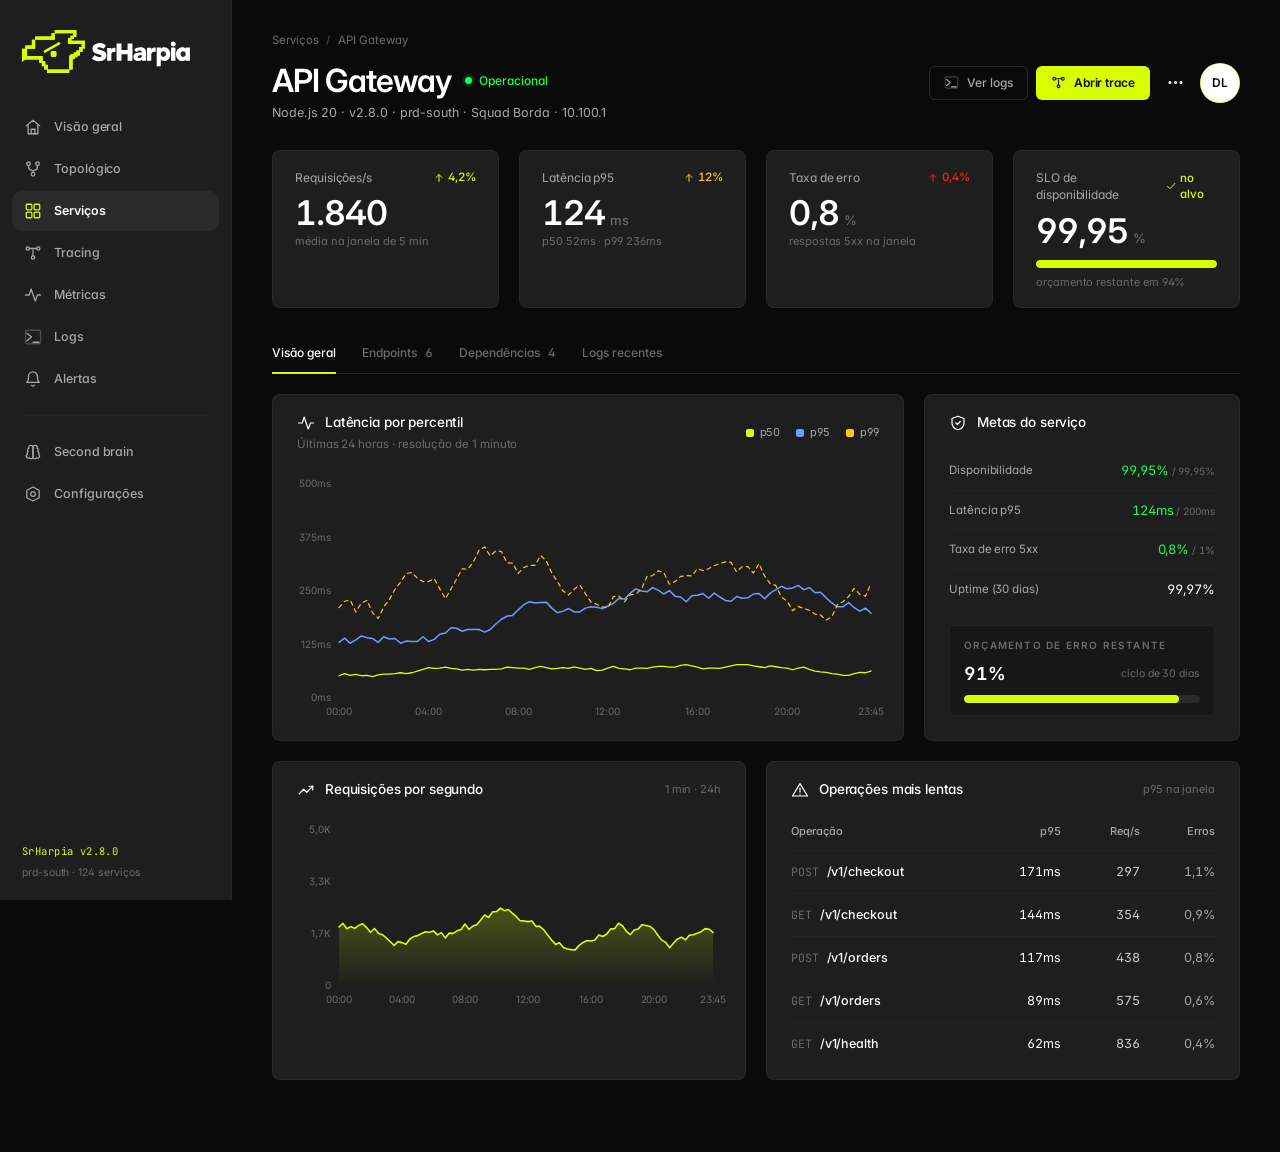
<file: servico.html>
<!doctype html>
<html lang="pt-BR">
<head>
<meta charset="utf-8">
<meta name="viewport" content="width=device-width, initial-scale=1">
<title>Serviço — SrHarpia</title>
<link rel="icon" href="assets/img/mark.svg" type="image/svg+xml">
<link rel="preconnect" href="https://fonts.googleapis.com">
<link rel="preconnect" href="https://fonts.gstatic.com" crossorigin>
<link href="https://fonts.googleapis.com/css2?family=Inter:wght@400;500;600;700&family=JetBrains+Mono:wght@400;500&display=swap" rel="stylesheet">
<link rel="stylesheet" href="assets/vendor/bootstrap.min.css">
<link rel="stylesheet" href="assets/css/app.css">
</head>
<body data-page="servicos">
<div class="shell">
  <aside class="sidebar">
    <a class="brand" href="index.html" aria-label="SrHarpia — início"><img src="assets/img/logo.svg" alt="SrHarpia"></a>
    <nav class="nav" aria-label="Navegação principal">
      <a class="nav-item" data-nav="visao" href="index.html"><span data-icon="home"></span>Visão geral</a>
      <a class="nav-item" data-nav="topologia" href="topologia.html"><span data-icon="git-fork"></span>Topológico</a>
      <a class="nav-item" data-nav="servicos" href="servicos.html"><span data-icon="boxes"></span>Serviços</a>
      <a class="nav-item" data-nav="tracing" href="tracing.html"><span data-icon="waypoints"></span>Tracing</a>
      <a class="nav-item" data-nav="metricas" href="metricas.html"><span data-icon="activity"></span>Métricas</a>
      <a class="nav-item" data-nav="logs" href="logs.html"><span data-icon="terminal"></span>Logs</a>
      <a class="nav-item" data-nav="alertas" href="alertas.html"><span data-icon="bell"></span>Alertas</a>
      <div class="nav-sep"></div>
      <a class="nav-item" data-nav="second-brain" href="second-brain.html"><span data-icon="brain"></span>Second brain</a>
      <a class="nav-item" data-nav="configuracoes" href="configuracoes.html"><span data-icon="settings"></span>Configurações</a>
    </nav>
    <div class="sidebar-foot">
      <div class="version">SrHarpia v2.8.0</div>
      <div class="cluster">prd-south · 124 serviços</div>
    </div>
  </aside>

  <main class="main">
    <div class="crumbs"><a href="servicos.html">Serviços</a><span class="sep">/</span><span id="crumbName">—</span></div>

    <header class="page-head">
      <div>
        <div class="title-row">
          <button class="icon-btn nav-toggle" data-nav-toggle aria-label="Abrir menu"><span data-icon="list"></span></button>
          <h1 class="page-title" id="svcName">—</h1>
          <span class="status" id="svcState" style="margin-left:8px;font-size:12px"><span class="dot"></span>—</span>
        </div>
        <p class="page-sub" id="svcMeta">—</p>
      </div>
      <div class="head-actions">
        <a class="btn btn-outline" id="logsLink" href="logs.html"><span data-icon="terminal"></span>Ver logs</a>
        <a class="btn btn-lime" id="traceLink" href="tracing.html"><span data-icon="waypoints"></span>Abrir trace</a>
        <button class="icon-btn" data-menu-trigger="svcMenu" aria-label="Mais ações"><span data-icon="more-horizontal"></span></button>
        <div class="avatar" title="Débora Lima">DL</div>
      </div>
    </header>

    <div class="grid grid-4 mb-24">
      <article class="card kpi">
        <div class="kpi-top"><span class="kpi-label">Requisições/s</span><span class="delta"><span data-icon="arrow-up"></span>4,2%</span></div>
        <div class="kpi-value" id="kpiRps">—</div>
        <div class="kpi-foot">média na janela de 5 min</div>
      </article>
      <article class="card kpi">
        <div class="kpi-top"><span class="kpi-label">Latência p95</span><span class="delta is-warn"><span data-icon="arrow-up"></span>12%</span></div>
        <div class="kpi-value" id="kpiP95">—</div>
        <div class="kpi-foot" id="kpiPerc">—</div>
      </article>
      <article class="card kpi">
        <div class="kpi-top"><span class="kpi-label">Taxa de erro</span><span class="delta is-bad"><span data-icon="arrow-up"></span>0,4%</span></div>
        <div class="kpi-value" id="kpiErr">—</div>
        <div class="kpi-foot">respostas 5xx na janela</div>
      </article>
      <article class="card kpi">
        <div class="kpi-top"><span class="kpi-label">SLO de disponibilidade</span><span class="delta"><span data-icon="check"></span>no alvo</span></div>
        <div class="kpi-value" id="kpiSlo">—</div>
        <div class="kpi-gauge" style="padding-top:12px">
          <div class="meter" data-tone="lime"><span id="sloBar" style="width:0%"></span></div>
          <div class="kpi-foot" id="sloFoot">—</div>
        </div>
      </article>
    </div>

    <div class="tabs mb-20" data-tabs="svc">
      <button class="tab is-active" data-tab="overview">Visão geral</button>
      <button class="tab" data-tab="endpoints">Endpoints <span class="count" id="tabEpCount">—</span></button>
      <button class="tab" data-tab="deps">Dependências <span class="count" id="tabDepCount">—</span></button>
      <button class="tab" data-tab="svcLogs">Logs recentes</button>
    </div>

    <div data-tab-panel="overview">
      <div class="grid grid-2-1 mb-20">
        <section class="card">
          <div class="card-head">
            <div>
              <div class="card-title"><span data-icon="activity"></span>Latência por percentil</div>
              <div class="card-sub">Últimas 24 horas · resolução de 1 minuto</div>
            </div>
            <div class="legend">
              <span class="legend-item"><span class="swatch" style="background:#D7FF00"></span>p50</span>
              <span class="legend-item"><span class="swatch" style="background:#6F9AFF"></span>p95</span>
              <span class="legend-item"><span class="swatch" style="background:#FFC61A"></span>p99</span>
            </div>
          </div>
          <div class="card-body" style="padding-top:2px">
            <div class="chart" id="latencyChart"></div>
          </div>
        </section>

        <section class="card">
          <div class="card-head"><div class="card-title"><span data-icon="shield"></span>Metas do serviço</div></div>
          <div class="card-body" style="padding-top:0">
            <div class="row-between" style="padding:10px 0;border-bottom:1px solid var(--line-soft)">
              <span class="muted" style="font-size:11.5px">Disponibilidade</span>
              <span class="num" id="goalAvail">—</span>
            </div>
            <div class="row-between" style="padding:10px 0;border-bottom:1px solid var(--line-soft)">
              <span class="muted" style="font-size:11.5px">Latência p95</span>
              <span class="num" id="goalLat">—</span>
            </div>
            <div class="row-between" style="padding:10px 0;border-bottom:1px solid var(--line-soft)">
              <span class="muted" style="font-size:11.5px">Taxa de erro 5xx</span>
              <span class="num" id="goalErr">—</span>
            </div>
            <div class="row-between" style="padding:10px 0">
              <span class="muted" style="font-size:11.5px">Uptime (30 dias)</span>
              <span class="num" id="goalUp">—</span>
            </div>
            <div class="mt-16" style="padding:12px 14px;background:#171717;border:1px solid var(--line-soft);border-radius:6px">
              <div class="eyebrow">Orçamento de erro restante</div>
              <div class="row-between mt-8">
                <span class="num" style="font-size:18px;font-weight:600" id="budget">—</span>
                <span class="dim" style="font-size:10.5px">ciclo de 30 dias</span>
              </div>
              <div class="meter mt-8" data-tone="lime"><span id="budgetBar" style="width:0%"></span></div>
            </div>
          </div>
        </section>
      </div>

      <div class="grid grid-2">
        <section class="card">
          <div class="card-head">
            <div class="card-title"><span data-icon="trending-up"></span>Requisições por segundo</div>
            <span class="dim" style="font-size:11px">1 min · 24h</span>
          </div>
          <div class="card-body" style="padding-top:0"><div class="chart" id="rpsChart"></div></div>
        </section>
        <section class="card">
          <div class="card-head">
            <div class="card-title"><span data-icon="alert-triangle"></span>Operações mais lentas</div>
            <span class="dim" style="font-size:11px">p95 na janela</span>
          </div>
          <div class="card-body tight">
            <table class="data">
              <thead><tr><th>Operação</th><th class="cell-num">p95</th><th class="cell-num">Req/s</th><th class="cell-num">Erros</th></tr></thead>
              <tbody id="slowRows"></tbody>
            </table>
          </div>
        </section>
      </div>
    </div>

    <div data-tab-panel="endpoints" hidden>
      <section class="card">
        <div class="card-head">
          <div class="card-title"><span data-icon="git-branch"></span>Endpoints observados</div>
          <span class="dim" style="font-size:11px">janela de 5 minutos · ordenado por latência</span>
        </div>
        <div class="card-body tight">
          <div class="table-wrap">
            <table class="data">
              <thead><tr><th>Método</th><th>Rota</th><th class="cell-num">p95</th><th class="cell-num">Req/s</th><th class="cell-num">Erros</th><th>Distribuição</th></tr></thead>
              <tbody id="epRows"></tbody>
            </table>
          </div>
        </div>
      </section>
    </div>

    <div data-tab-panel="deps" hidden>
      <div class="grid grid-2">
        <section class="card">
          <div class="card-head"><div class="card-title"><span data-icon="corner-down-right"></span>Depende de</div></div>
          <div class="card-body" style="padding-top:0"><div class="list" id="depList"></div></div>
        </section>
        <section class="card">
          <div class="card-head"><div class="card-title"><span data-icon="corner-down-right"></span>Consumido por</div></div>
          <div class="card-body" style="padding-top:0"><div class="list" id="consumerList"></div></div>
          <div class="card-foot"><a class="card-link" href="topologia.html">Abrir no mapa topológico <span data-icon="external-link"></span></a></div>
        </section>
      </div>
    </div>

    <div data-tab-panel="svcLogs" hidden>
      <section class="card">
        <div class="card-head">
          <div class="card-title"><span data-icon="terminal"></span>Logs recentes</div>
          <a class="card-link" id="allLogsLink" href="logs.html">Abrir stream completo <span data-icon="arrow-right"></span></a>
        </div>
        <div class="card-body" style="padding-top:0"><div id="svcLogs"></div></div>
      </section>
    </div>
  </main>
</div>

<div class="menu" id="svcMenu">
  <a href="metricas.html"><span data-icon="activity"></span>Métricas do host</a>
  <a href="alertas.html"><span data-icon="bell"></span>Criar alerta</a>
  <div class="sep"></div>
  <button id="copySvcId"><span data-icon="copy"></span>Copiar ID do serviço</button>
</div>

<script src="assets/js/icons.js"></script>
<script src="assets/js/data.js"></script>
<script src="assets/js/charts.js"></script>
<script src="assets/js/core.js"></script>
<script src="assets/js/service.js"></script>
</body>
</html>
</file>
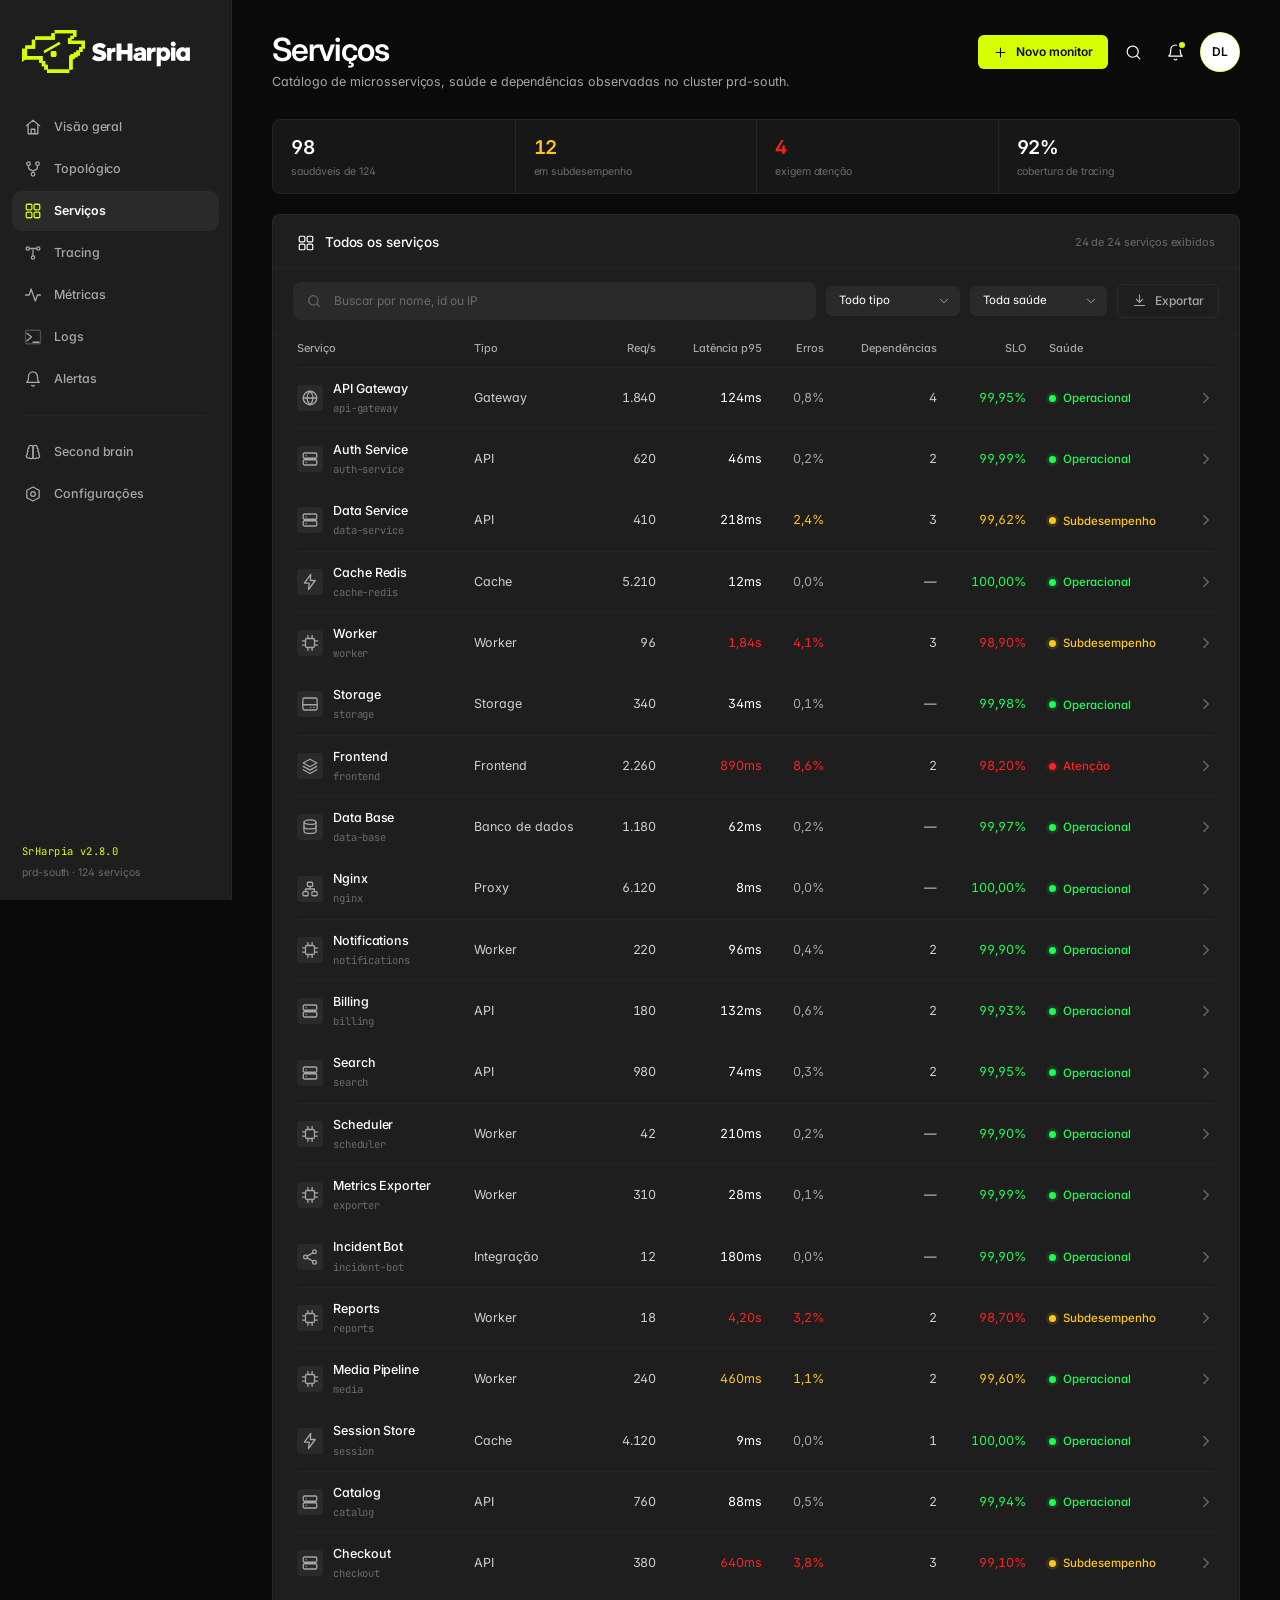
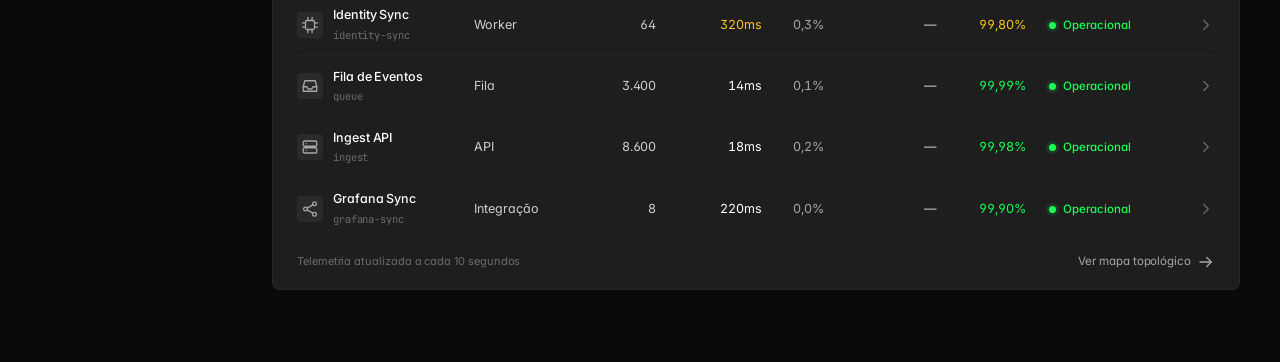
<file: servicos.html>
<!doctype html>
<html lang="pt-BR">
<head>
<meta charset="utf-8">
<meta name="viewport" content="width=device-width, initial-scale=1">
<title>Serviços — SrHarpia</title>
<link rel="icon" href="assets/img/mark.svg" type="image/svg+xml">
<link rel="preconnect" href="https://fonts.googleapis.com">
<link rel="preconnect" href="https://fonts.gstatic.com" crossorigin>
<link href="https://fonts.googleapis.com/css2?family=Inter:wght@400;500;600;700&family=JetBrains+Mono:wght@400;500&display=swap" rel="stylesheet">
<link rel="stylesheet" href="assets/vendor/bootstrap.min.css">
<link rel="stylesheet" href="assets/css/app.css">
</head>
<body data-page="servicos">
<div class="shell">
  <aside class="sidebar">
    <a class="brand" href="index.html" aria-label="SrHarpia — início"><img src="assets/img/logo.svg" alt="SrHarpia"></a>
    <nav class="nav" aria-label="Navegação principal">
      <a class="nav-item" data-nav="visao" href="index.html"><span data-icon="home"></span>Visão geral</a>
      <a class="nav-item" data-nav="topologia" href="topologia.html"><span data-icon="git-fork"></span>Topológico</a>
      <a class="nav-item" data-nav="servicos" href="servicos.html"><span data-icon="boxes"></span>Serviços</a>
      <a class="nav-item" data-nav="tracing" href="tracing.html"><span data-icon="waypoints"></span>Tracing</a>
      <a class="nav-item" data-nav="metricas" href="metricas.html"><span data-icon="activity"></span>Métricas</a>
      <a class="nav-item" data-nav="logs" href="logs.html"><span data-icon="terminal"></span>Logs</a>
      <a class="nav-item" data-nav="alertas" href="alertas.html"><span data-icon="bell"></span>Alertas</a>
      <div class="nav-sep"></div>
      <a class="nav-item" data-nav="second-brain" href="second-brain.html"><span data-icon="brain"></span>Second brain</a>
      <a class="nav-item" data-nav="configuracoes" href="configuracoes.html"><span data-icon="settings"></span>Configurações</a>
    </nav>
    <div class="sidebar-foot">
      <div class="version">SrHarpia v2.8.0</div>
      <div class="cluster">prd-south · 124 serviços</div>
    </div>
  </aside>

  <main class="main">
    <header class="page-head">
      <div>
        <div class="title-row">
          <button class="icon-btn nav-toggle" data-nav-toggle aria-label="Abrir menu"><span data-icon="list"></span></button>
          <h1 class="page-title">Serviços</h1>
        </div>
        <p class="page-sub">Catálogo de microsserviços, saúde e dependências observadas no cluster prd-south.</p>
      </div>
      <div class="head-actions">
        <button class="btn btn-lime" id="newMonitor"><span data-icon="plus"></span>Novo monitor</button>
        <button class="icon-btn" data-palette aria-label="Buscar (Ctrl K)"><span data-icon="search"></span></button>
        <a class="icon-btn" href="alertas.html" aria-label="Alertas ativos"><span data-icon="bell"></span><span class="notif"></span></a>
        <div class="avatar" title="Débora Lima">DL</div>
      </div>
    </header>

    <div class="stat-strip mb-20">
      <div class="stat"><div class="v">98</div><div class="k">saudáveis de 124</div></div>
      <div class="stat"><div class="v" style="color:var(--amber)">12</div><div class="k">em subdesempenho</div></div>
      <div class="stat"><div class="v" style="color:var(--red)">4</div><div class="k">exigem atenção</div></div>
      <div class="stat"><div class="v">92%</div><div class="k">cobertura de tracing</div></div>
    </div>

    <section class="card">
      <div class="card-head" style="padding-bottom:14px">
        <div class="card-title"><span data-icon="boxes"></span>Todos os serviços</div>
        <span class="dim" style="font-size:11px" id="svcCount">—</span>
      </div>
      <div class="filter-bar" style="border-top:1px solid var(--line-soft)">
        <label class="search-field" for="svcSearch">
          <span data-icon="search"></span>
          <input id="svcSearch" type="text" placeholder="Buscar por nome, id ou IP" autocomplete="off">
        </label>
        <div class="select-wrap compact">
          <select class="select" id="kindFilter" aria-label="Tipo de serviço"></select>
          <span class="chev" data-icon="chevron-down"></span>
        </div>
        <div class="select-wrap compact">
          <select class="select" id="statusFilter" aria-label="Saúde do serviço">
            <option value="">Toda saúde</option>
            <option value="ok">Operacional</option>
            <option value="warn">Subdesempenho</option>
            <option value="crit">Atenção</option>
          </select>
          <span class="chev" data-icon="chevron-down"></span>
        </div>
        <button class="btn btn-outline" id="exportSvc"><span data-icon="download"></span>Exportar</button>
      </div>
      <div class="card-body tight">
        <div class="table-wrap">
          <table class="data">
            <thead>
              <tr>
                <th>Serviço</th>
                <th>Tipo</th>
                <th class="cell-num">Req/s</th>
                <th class="cell-num">Latência p95</th>
                <th class="cell-num">Erros</th>
                <th class="cell-num">Dependências</th>
                <th class="cell-num">SLO</th>
                <th>Saúde</th>
                <th></th>
              </tr>
            </thead>
            <tbody id="svcRows"></tbody>
          </table>
        </div>
        <div class="row-between" style="padding:14px 0 4px">
          <span class="dim" style="font-size:11px">Telemetria atualizada a cada 10 segundos</span>
          <a class="card-link" href="topologia.html">Ver mapa topológico <span data-icon="arrow-right"></span></a>
        </div>
      </div>
    </section>
  </main>
</div>

<script src="assets/js/icons.js"></script>
<script src="assets/js/data.js"></script>
<script src="assets/js/charts.js"></script>
<script src="assets/js/core.js"></script>
<script src="assets/js/services.js"></script>
</body>
</html>
</file>
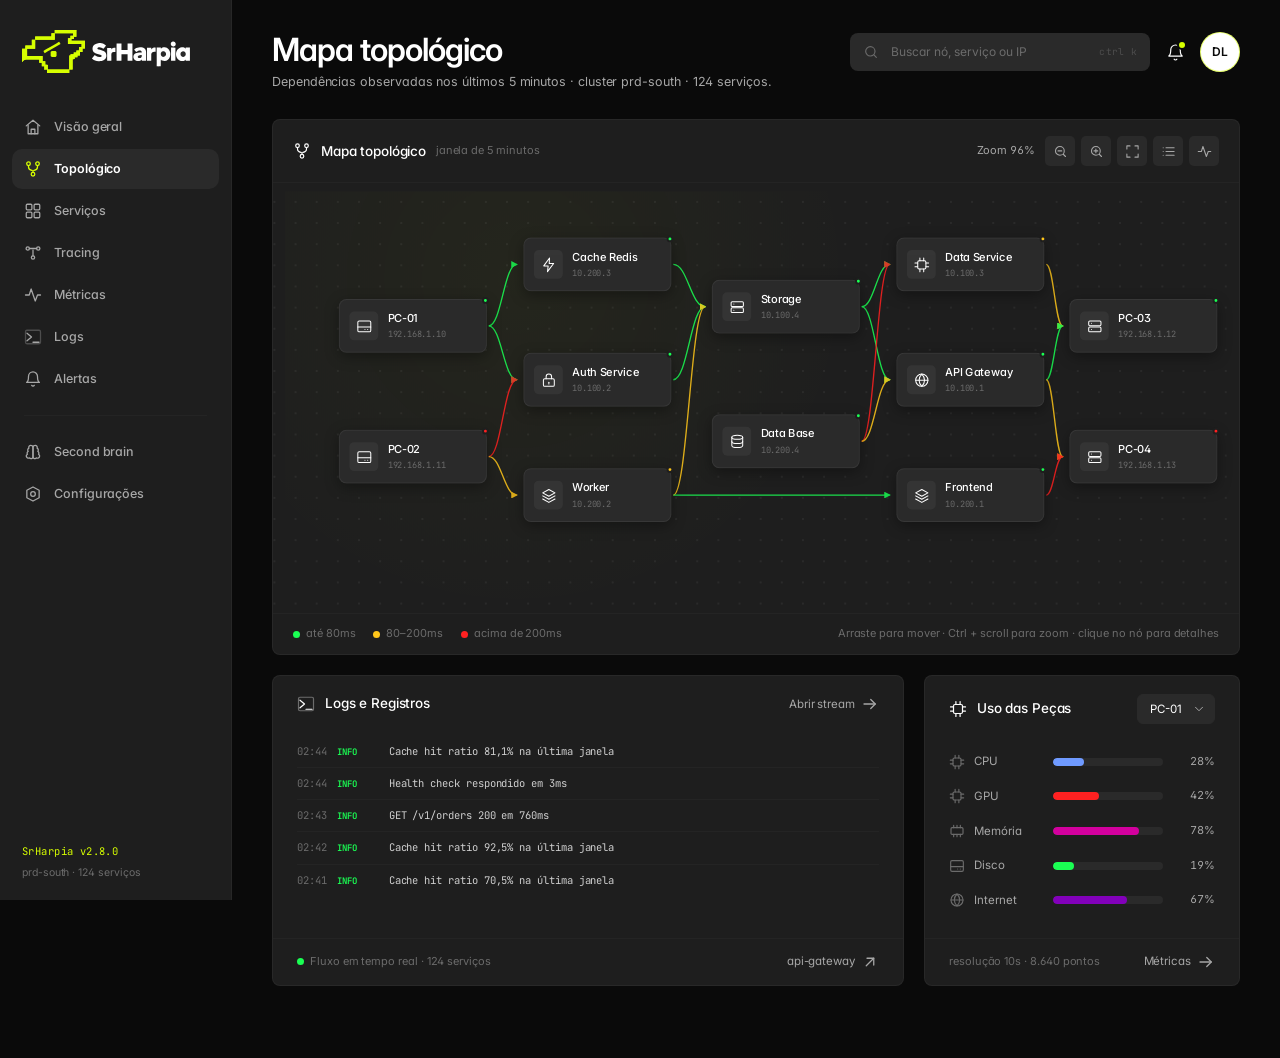
<file: topologia.html>
<!doctype html>
<html lang="pt-BR">
<head>
<meta charset="utf-8">
<meta name="viewport" content="width=device-width, initial-scale=1">
<title>Mapa topológico — SrHarpia</title>
<link rel="icon" href="assets/img/mark.svg" type="image/svg+xml">
<link rel="preconnect" href="https://fonts.googleapis.com">
<link rel="preconnect" href="https://fonts.gstatic.com" crossorigin>
<link href="https://fonts.googleapis.com/css2?family=Inter:wght@400;500;600;700&family=JetBrains+Mono:wght@400;500&display=swap" rel="stylesheet">
<link rel="stylesheet" href="assets/vendor/bootstrap.min.css">
<link rel="stylesheet" href="assets/css/app.css">
</head>
<body data-page="topologia">
<div class="shell">
  <aside class="sidebar">
    <a class="brand" href="index.html" aria-label="SrHarpia — início"><img src="assets/img/logo.svg" alt="SrHarpia"></a>
    <nav class="nav" aria-label="Navegação principal">
      <a class="nav-item" data-nav="visao" href="index.html"><span data-icon="home"></span>Visão geral</a>
      <a class="nav-item" data-nav="topologia" href="topologia.html"><span data-icon="git-fork"></span>Topológico</a>
      <a class="nav-item" data-nav="servicos" href="servicos.html"><span data-icon="boxes"></span>Serviços</a>
      <a class="nav-item" data-nav="tracing" href="tracing.html"><span data-icon="waypoints"></span>Tracing</a>
      <a class="nav-item" data-nav="metricas" href="metricas.html"><span data-icon="activity"></span>Métricas</a>
      <a class="nav-item" data-nav="logs" href="logs.html"><span data-icon="terminal"></span>Logs</a>
      <a class="nav-item" data-nav="alertas" href="alertas.html"><span data-icon="bell"></span>Alertas</a>
      <div class="nav-sep"></div>
      <a class="nav-item" data-nav="second-brain" href="second-brain.html"><span data-icon="brain"></span>Second brain</a>
      <a class="nav-item" data-nav="configuracoes" href="configuracoes.html"><span data-icon="settings"></span>Configurações</a>
    </nav>
    <div class="sidebar-foot">
      <div class="version">SrHarpia v2.8.0</div>
      <div class="cluster">prd-south · 124 serviços</div>
    </div>
  </aside>

  <main class="main">
    <header class="page-head">
      <div>
        <div class="title-row">
          <button class="icon-btn nav-toggle" data-nav-toggle aria-label="Abrir menu"><span data-icon="list"></span></button>
          <h1 class="page-title">Mapa topológico</h1>
        </div>
        <p class="page-sub">Dependências observadas nos últimos 5 minutos · cluster prd-south · 124 serviços.</p>
      </div>
      <div class="head-actions">
        <label class="search-field" for="nodeSearch">
          <span data-icon="search"></span>
          <input id="nodeSearch" type="text" placeholder="Buscar nó, serviço ou IP" autocomplete="off">
          <kbd>ctrl k</kbd>
        </label>
        <a class="icon-btn" href="alertas.html" aria-label="Alertas ativos"><span data-icon="bell"></span><span class="notif"></span></a>
        <div class="avatar" title="Débora Lima">DL</div>
      </div>
    </header>

    <section class="card topo-card mb-20">
      <div class="topo-toolbar">
        <div class="card-title"><span data-icon="git-fork"></span>Mapa topológico <span class="dim" style="font-size:11px;font-weight:400">janela de 5 minutos</span></div>
        <div class="topo-tools">
          <span class="topo-zoom-label" id="zoomLabel">Zoom 100%</span>
          <button class="tool" data-zoom="out" aria-label="Afastar"><span data-icon="zoom-out"></span></button>
          <button class="tool" data-zoom="in" aria-label="Aproximar"><span data-icon="zoom-in"></span></button>
          <button class="tool" data-zoom="fit" aria-label="Ajustar à tela"><span data-icon="maximize"></span></button>
          <button class="tool" id="toggleLabels" aria-label="Exibir latência das conexões" title="Latência das conexões"><span data-icon="list"></span></button>
          <button class="tool" id="toggleFlow" aria-label="Animar fluxo" title="Animar fluxo"><span data-icon="activity"></span></button>
        </div>
      </div>

      <div class="topo-viewport" id="topoViewport">
        <div class="topo-world" id="topoWorld">
          <svg class="topo-edges" id="topoEdges" viewBox="0 0 980 430" aria-hidden="true"></svg>
        </div>
        <aside class="topo-inspector" id="topoInspector" aria-hidden="true" aria-label="Detalhes do nó"></aside>
      </div>

      <div class="topo-legend">
        <div class="items">
          <span><span class="dot" style="background:#1AFF53"></span>até 80ms</span>
          <span><span class="dot" style="background:#FFC61A"></span>80–200ms</span>
          <span><span class="dot" style="background:#FF2121"></span>acima de 200ms</span>
        </div>
        <span class="dim">Arraste para mover · Ctrl + scroll para zoom · clique no nó para detalhes</span>
      </div>
    </section>

    <div class="grid grid-2-1">
      <section class="card">
        <div class="card-head">
          <div class="card-title"><span data-icon="terminal"></span>Logs e Registros</div>
          <a class="card-link" href="logs.html">Abrir stream <span data-icon="arrow-right"></span></a>
        </div>
        <div class="card-body" style="padding-top:4px">
          <div id="topoLogs"></div>
        </div>
        <div class="card-foot">
          <span class="dim" style="font-size:11px"><span class="dot pulse" data-state="ok" style="margin-right:6px"></span>Fluxo em tempo real · 124 serviços</span>
          <a class="card-link" href="logs.html?service=api-gateway">api-gateway <span data-icon="arrow-up-right"></span></a>
        </div>
      </section>

      <section class="card">
        <div class="card-head">
          <div class="card-title"><span data-icon="cpu"></span>Uso das Peças</div>
          <div class="select-wrap compact">
            <select class="select" id="hostSelect" aria-label="Nó monitorado">
              <option value="pc-01">PC-01</option>
              <option value="pc-02">PC-02</option>
              <option value="pc-03">PC-03</option>
              <option value="pc-04">PC-04</option>
            </select>
            <span class="chev" data-icon="chevron-down"></span>
          </div>
        </div>
        <div class="card-body" style="padding-top:2px" id="usageBody"></div>
        <div class="card-foot">
          <span class="dim" style="font-size:11px">resolução 10s · 8.640 pontos</span>
          <a class="card-link" href="metricas.html">Métricas <span data-icon="arrow-right"></span></a>
        </div>
      </section>
    </div>
  </main>
</div>

<script src="assets/js/icons.js"></script>
<script src="assets/js/data.js"></script>
<script src="assets/js/charts.js"></script>
<script src="assets/js/core.js"></script>
<script src="assets/js/topology.js"></script>
</body>
</html>
</file>
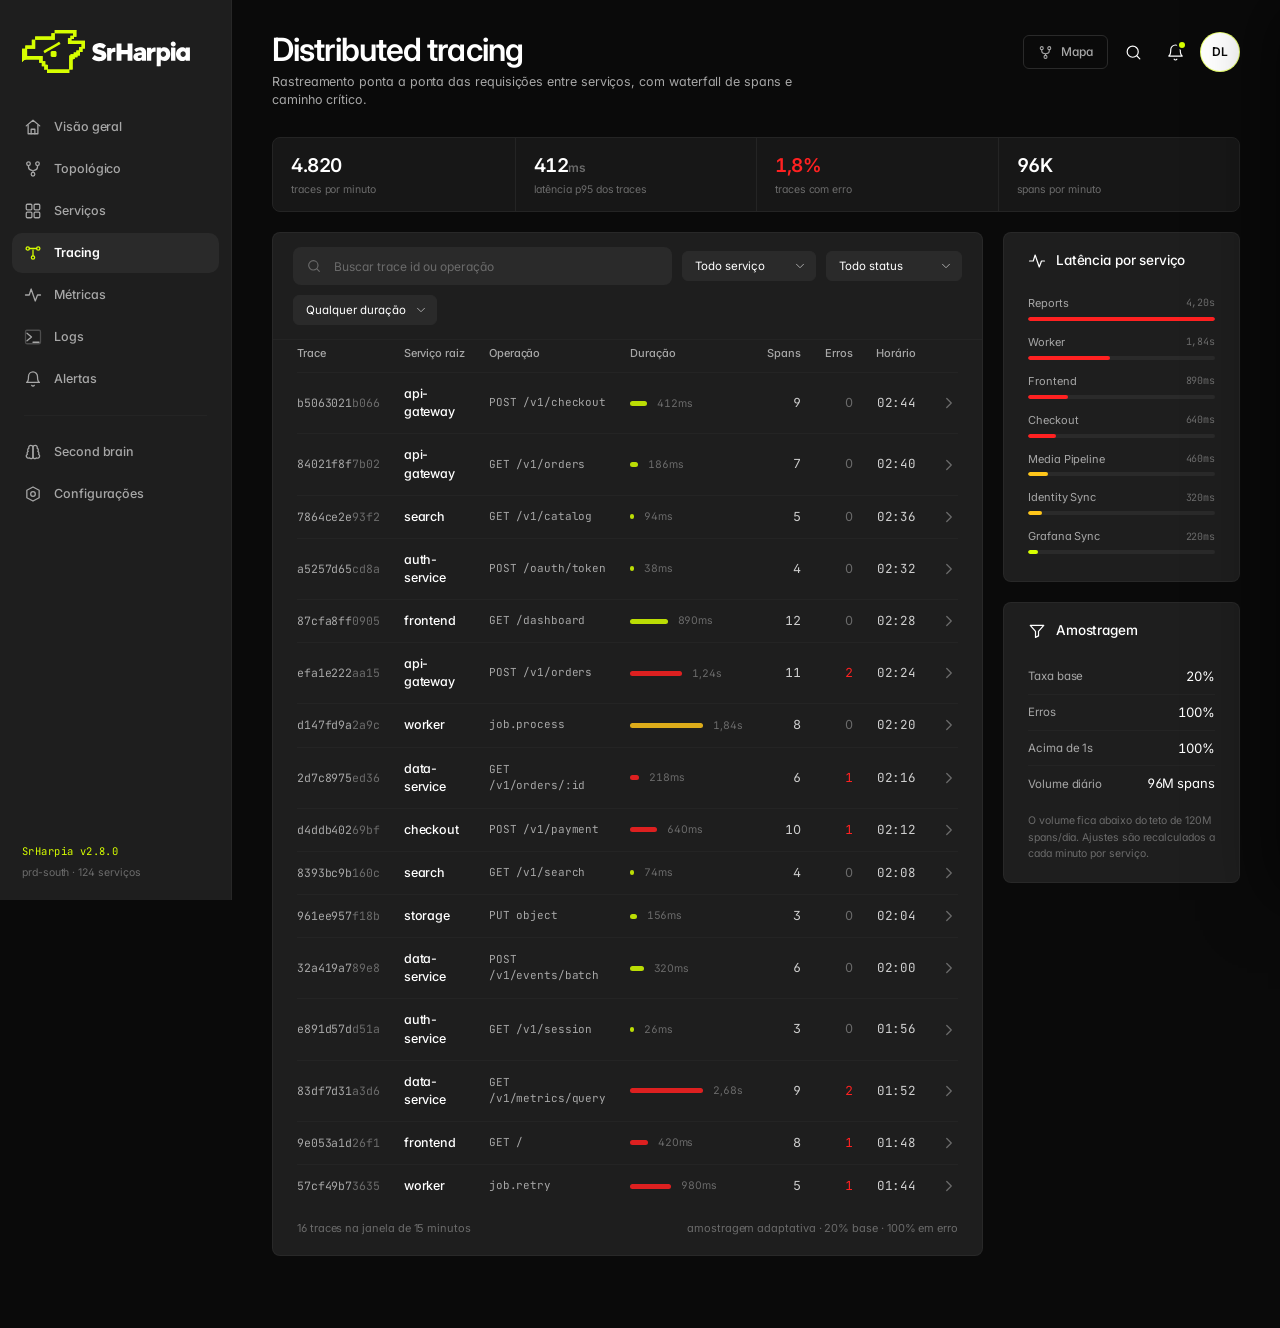
<file: tracing.html>
<!doctype html>
<html lang="pt-BR">
<head>
<meta charset="utf-8">
<meta name="viewport" content="width=device-width, initial-scale=1">
<title>Distributed tracing — SrHarpia</title>
<link rel="icon" href="assets/img/mark.svg" type="image/svg+xml">
<link rel="preconnect" href="https://fonts.googleapis.com">
<link rel="preconnect" href="https://fonts.gstatic.com" crossorigin>
<link href="https://fonts.googleapis.com/css2?family=Inter:wght@400;500;600;700&family=JetBrains+Mono:wght@400;500&display=swap" rel="stylesheet">
<link rel="stylesheet" href="assets/vendor/bootstrap.min.css">
<link rel="stylesheet" href="assets/css/app.css">
</head>
<body data-page="tracing">
<div class="shell">
  <aside class="sidebar">
    <a class="brand" href="index.html" aria-label="SrHarpia — início"><img src="assets/img/logo.svg" alt="SrHarpia"></a>
    <nav class="nav" aria-label="Navegação principal">
      <a class="nav-item" data-nav="visao" href="index.html"><span data-icon="home"></span>Visão geral</a>
      <a class="nav-item" data-nav="topologia" href="topologia.html"><span data-icon="git-fork"></span>Topológico</a>
      <a class="nav-item" data-nav="servicos" href="servicos.html"><span data-icon="boxes"></span>Serviços</a>
      <a class="nav-item" data-nav="tracing" href="tracing.html"><span data-icon="waypoints"></span>Tracing</a>
      <a class="nav-item" data-nav="metricas" href="metricas.html"><span data-icon="activity"></span>Métricas</a>
      <a class="nav-item" data-nav="logs" href="logs.html"><span data-icon="terminal"></span>Logs</a>
      <a class="nav-item" data-nav="alertas" href="alertas.html"><span data-icon="bell"></span>Alertas</a>
      <div class="nav-sep"></div>
      <a class="nav-item" data-nav="second-brain" href="second-brain.html"><span data-icon="brain"></span>Second brain</a>
      <a class="nav-item" data-nav="configuracoes" href="configuracoes.html"><span data-icon="settings"></span>Configurações</a>
    </nav>
    <div class="sidebar-foot">
      <div class="version">SrHarpia v2.8.0</div>
      <div class="cluster">prd-south · 124 serviços</div>
    </div>
  </aside>

  <main class="main">
    <header class="page-head">
      <div>
        <div class="title-row">
          <button class="icon-btn nav-toggle" data-nav-toggle aria-label="Abrir menu"><span data-icon="list"></span></button>
          <h1 class="page-title">Distributed tracing</h1>
        </div>
        <p class="page-sub">Rastreamento ponta a ponta das requisições entre serviços, com waterfall de spans e caminho crítico.</p>
      </div>
      <div class="head-actions">
        <a class="btn btn-outline" href="topologia.html"><span data-icon="git-fork"></span>Mapa</a>
        <button class="icon-btn" data-palette aria-label="Buscar (Ctrl K)"><span data-icon="search"></span></button>
        <a class="icon-btn" href="alertas.html" aria-label="Alertas ativos"><span data-icon="bell"></span><span class="notif"></span></a>
        <div class="avatar" title="Débora Lima">DL</div>
      </div>
    </header>

    <div class="stat-strip mb-20">
      <div class="stat"><div class="v">4.820</div><div class="k">traces por minuto</div></div>
      <div class="stat"><div class="v">412<span style="font-size:12px;color:var(--text-3)">ms</span></div><div class="k">latência p95 dos traces</div></div>
      <div class="stat"><div class="v" style="color:var(--red)">1,8%</div><div class="k">traces com erro</div></div>
      <div class="stat"><div class="v">96K</div><div class="k">spans por minuto</div></div>
    </div>

    <div class="grid grid-3-1">
      <section class="card">
        <div class="filter-bar" style="border-bottom:1px solid var(--line-soft)">
          <label class="search-field" for="traceSearch">
            <span data-icon="search"></span>
            <input id="traceSearch" type="text" placeholder="Buscar trace id ou operação" autocomplete="off">
          </label>
          <div class="select-wrap compact">
            <select class="select" id="traceService" aria-label="Serviço raiz"></select>
            <span class="chev" data-icon="chevron-down"></span>
          </div>
          <div class="select-wrap compact">
            <select class="select" id="traceStatus" aria-label="Status">
              <option value="">Todo status</option>
              <option value="crit">Com erro</option>
              <option value="warn">Acima de 900ms</option>
            </select>
            <span class="chev" data-icon="chevron-down"></span>
          </div>
          <div class="select-wrap compact">
            <select class="select" id="traceMin" aria-label="Duração mínima">
              <option value="0">Qualquer duração</option>
              <option value="200">acima de 200ms</option>
              <option value="900">acima de 900ms</option>
            </select>
            <span class="chev" data-icon="chevron-down"></span>
          </div>
        </div>
        <div class="card-body tight">
          <div class="table-wrap">
            <table class="data">
              <thead>
                <tr>
                  <th>Trace</th>
                  <th>Serviço raiz</th>
                  <th>Operação</th>
                  <th style="width:180px">Duração</th>
                  <th class="cell-num">Spans</th>
                  <th class="cell-num">Erros</th>
                  <th class="cell-num">Horário</th>
                  <th></th>
                </tr>
              </thead>
              <tbody id="traceRows"></tbody>
            </table>
          </div>
          <div class="row-between" style="padding:14px 0 4px">
            <span class="dim" style="font-size:11px" id="traceCount">—</span>
            <span class="dim" style="font-size:11px">amostragem adaptativa · 20% base · 100% em erro</span>
          </div>
        </div>
      </section>

      <div class="stack">
        <section class="card">
          <div class="card-head"><div class="card-title"><span data-icon="activity"></span>Latência por serviço</div></div>
          <div class="card-body" style="padding-top:0"><div id="latByService"></div></div>
        </section>
        <section class="card">
          <div class="card-head"><div class="card-title"><span data-icon="filter"></span>Amostragem</div></div>
          <div class="card-body" style="padding-top:0">
            <div class="row-between" style="padding:8px 0;border-bottom:1px solid var(--line-soft)">
              <span class="muted" style="font-size:11.5px">Taxa base</span><span class="num">20%</span>
            </div>
            <div class="row-between" style="padding:8px 0;border-bottom:1px solid var(--line-soft)">
              <span class="muted" style="font-size:11.5px">Erros</span><span class="num">100%</span>
            </div>
            <div class="row-between" style="padding:8px 0;border-bottom:1px solid var(--line-soft)">
              <span class="muted" style="font-size:11.5px">Acima de 1s</span><span class="num">100%</span>
            </div>
            <div class="row-between" style="padding:8px 0">
              <span class="muted" style="font-size:11.5px">Volume diário</span><span class="num">96M spans</span>
            </div>
            <p class="dim mt-12" style="font-size:10.5px;line-height:1.55">O volume fica abaixo do teto de 120M spans/dia. Ajustes são recalculados a cada minuto por serviço.</p>
          </div>
        </section>
      </div>
    </div>
  </main>
</div>

<div class="drawer-backdrop" id="traceBackdrop"></div>
<aside class="drawer" id="traceDrawer" aria-hidden="true" aria-label="Detalhes do trace">
  <div class="drawer-head">
    <div>
      <div class="eyebrow mb-8">Trace distribuído</div>
      <div class="drawer-title" id="drawerOp">—</div>
      <div class="drawer-sub mono" id="drawerId">—</div>
    </div>
    <div class="row-inline" style="gap:4px;flex-wrap:nowrap">
      <button class="icon-btn" id="copyTrace" aria-label="Copiar trace id"><span data-icon="copy"></span></button>
      <button class="icon-btn" id="closeTrace" aria-label="Fechar"><span data-icon="x"></span></button>
    </div>
  </div>
  <div class="drawer-body" id="traceBody"></div>
</aside>

<script src="assets/js/icons.js"></script>
<script src="assets/js/data.js"></script>
<script src="assets/js/charts.js"></script>
<script src="assets/js/core.js"></script>
<script src="assets/js/tracing.js"></script>
</body>
</html>
</file>
<file: assets/css/app.css>
/* SrHarpia — plataforma de observabilidade
   Design tokens extraídos dos protótipos (Visão geral / Topológico). */

:root {
  --bg: #0a0a0a;
  --surface: #1e1e1e;
  --surface-soft: #181818;
  --surface-2: #232323;
  --surface-3: #2a2a2a;
  --line: #2a2a2a;
  --line-soft: #242424;
  --line-strong: #3a3a3a;

  --text: #ffffff;
  --text-2: #a7a7a7;
  --text-3: #6b6b6b;
  --text-4: #4d4d4d;

  --lime: #d7ff00;
  --lime-soft: rgba(215, 255, 0, 0.12);
  --green: #1aff53;
  --green-deep: #084517;
  --amber: #ffc61a;
  --red: #ff2121;
  --red-deep: #450d08;
  --blue: #6f9aff;
  --magenta: #d3009e;
  --purple: #8200ba;

  --radius: 8px;
  --radius-sm: 6px;
  --radius-lg: 10px;
  --sidebar: 232px;
  --pad: 40px;
  --gap: 20px;

  --font: "Inter", "Segoe UI", system-ui, -apple-system, Arial, sans-serif;
  --mono: "JetBrains Mono", "SFMono-Regular", Consolas, "Liberation Mono", monospace;

  --ease: cubic-bezier(0.2, 0.7, 0.3, 1);
}

* { box-sizing: border-box; }

html { -webkit-text-size-adjust: 100%; }

body {
  margin: 0;
  background: var(--bg);
  color: var(--text);
  font-family: var(--font);
  font-size: 13px;
  line-height: 1.45;
  letter-spacing: -0.005em;
  -webkit-font-smoothing: antialiased;
  text-rendering: optimizeLegibility;
}

h1, h2, h3, h4, p, figure { margin: 0; }
button, input, select, textarea { font: inherit; color: inherit; }
button { cursor: pointer; background: none; border: 0; padding: 0; }
a { color: inherit; text-decoration: none; }
ul, ol { margin: 0; padding: 0; list-style: none; }
img, svg { display: block; }

::selection { background: var(--lime); color: #0a0a0a; }

:focus-visible {
  outline: 1px solid var(--lime);
  outline-offset: 2px;
}

::-webkit-scrollbar { width: 10px; height: 10px; }
::-webkit-scrollbar-track { background: transparent; }
::-webkit-scrollbar-thumb { background: #2f2f2f; border: 2px solid var(--bg); border-radius: 8px; }
::-webkit-scrollbar-thumb:hover { background: #454545; }

/* ---------- icons ---------- */
.icon {
  width: 18px;
  height: 18px;
  flex: 0 0 auto;
  stroke: currentColor;
  stroke-width: 1.7;
  stroke-linecap: round;
  stroke-linejoin: round;
  fill: none;
}
.icon-sm { width: 14px; height: 14px; stroke-width: 1.8; }
.icon-lg { width: 22px; height: 22px; stroke-width: 1.5; }

/* ---------- shell ---------- */
.shell { min-height: 100vh; }

.sidebar {
  position: fixed;
  z-index: 40;
  top: 0;
  left: 0;
  bottom: 0;
  width: var(--sidebar);
  display: flex;
  flex-direction: column;
  padding: 30px 12px 20px;
  background: var(--surface);
  border-right: 1px solid rgba(255, 255, 255, 0.04);
}

.brand {
  display: block;
  padding: 0 10px;
  margin-bottom: 34px;
}
.brand img { width: 168px; height: auto; }

.nav { display: flex; flex-direction: column; gap: 2px; }

.nav-item {
  display: flex;
  align-items: center;
  gap: 12px;
  height: 40px;
  padding: 0 12px;
  border-radius: var(--radius-lg);
  color: var(--text-2);
  font-size: 12.5px;
  font-weight: 500;
  transition: background 0.15s var(--ease), color 0.15s var(--ease);
}
.nav-item .icon { color: var(--text-2); }
.nav-item:hover { background: rgba(255, 255, 255, 0.04); color: var(--text); }
.nav-item:hover .icon { color: var(--text); }
.nav-item.is-active { background: var(--surface-3); color: var(--text); font-weight: 600; }
.nav-item.is-active .icon { color: var(--lime); }

.nav-sep {
  height: 1px;
  background: var(--line-soft);
  margin: 14px 12px;
}
.nav-label {
  padding: 0 12px;
  margin-bottom: 8px;
  font-size: 10px;
  font-weight: 600;
  letter-spacing: 0.12em;
  text-transform: uppercase;
  color: var(--text-3);
}

.sidebar-foot { margin-top: auto; padding: 0 10px; }
.version {
  font-family: var(--mono);
  font-size: 10.5px;
  letter-spacing: 0.04em;
  color: var(--lime);
}
.sidebar-foot .cluster {
  margin-top: 6px;
  font-size: 10.5px;
  color: var(--text-3);
}

.main {
  margin-left: var(--sidebar);
  min-height: 100vh;
  padding: 32px var(--pad) 72px;
}

/* ---------- page header ---------- */
.page-head {
  display: flex;
  align-items: flex-start;
  justify-content: space-between;
  gap: 24px;
  margin-bottom: 28px;
}
.page-title {
  font-size: 32px;
  font-weight: 600;
  letter-spacing: -0.028em;
  line-height: 1.1;
}
.page-sub {
  margin-top: 6px;
  font-size: 12.5px;
  color: var(--text-2);
  max-width: 70ch;
}
.head-actions {
  display: flex;
  align-items: center;
  gap: 8px;
  flex-shrink: 0;
}

.crumbs {
  display: flex;
  align-items: center;
  gap: 8px;
  margin-bottom: 14px;
  font-size: 11.5px;
  color: var(--text-3);
}
.crumbs a:hover { color: var(--text); }
.crumbs .sep { color: var(--text-4); }

/* ---------- buttons / controls ---------- */
.btn {
  display: inline-flex;
  align-items: center;
  justify-content: center;
  gap: 8px;
  height: 34px;
  padding: 0 14px;
  border-radius: var(--radius-sm);
  background: var(--surface-3);
  color: var(--text);
  border: 1px solid transparent;
  font-size: 12px;
  font-weight: 500;
  white-space: nowrap;
  transition: background 0.15s var(--ease), border-color 0.15s var(--ease), color 0.15s var(--ease);
}
.btn:hover { background: #343434; }
.btn .icon { width: 15px; height: 15px; }
.btn-lime { background: var(--lime); color: #0a0a0a; font-weight: 600; }
.btn-lime:hover { background: #e4ff4d; }
.btn-danger { background: var(--red); color: #0a0a0a; font-weight: 600; }
.btn-danger:hover { background: #ff4040; }
.btn-outline { background: transparent; border-color: var(--line); color: var(--text-2); }
.btn-outline:hover { background: var(--surface-3); color: var(--text); }
.btn-sm { height: 28px; padding: 0 10px; font-size: 11.5px; }
.btn-lg { height: 38px; padding: 0 18px; font-size: 12.5px; }
.btn[disabled] { opacity: 0.4; pointer-events: none; }

.icon-btn {
  display: inline-flex;
  align-items: center;
  justify-content: center;
  width: 34px;
  height: 34px;
  border-radius: 50%;
  color: var(--text);
  transition: background 0.15s var(--ease), color 0.15s var(--ease);
}
.icon-btn:hover { background: var(--surface-3); }
.icon-btn.is-active { background: var(--surface-3); color: var(--lime); }
.icon-btn .icon { width: 19px; height: 19px; stroke-width: 1.5; }

.avatar {
  display: inline-flex;
  align-items: center;
  justify-content: center;
  width: 40px;
  height: 40px;
  border-radius: 50%;
  background: #fff;
  color: #0a0a0a;
  font-size: 12px;
  font-weight: 600;
  letter-spacing: 0.01em;
  border: 1px solid rgba(215, 255, 0, 0.55);
}

.search-field {
  display: flex;
  align-items: center;
  gap: 10px;
  height: 38px;
  padding: 0 12px;
  min-width: 300px;
  border-radius: var(--radius);
  background: var(--surface-3);
  border: 1px solid transparent;
  color: var(--text-3);
  transition: border-color 0.15s var(--ease), background 0.15s var(--ease);
}
.search-field:focus-within { border-color: rgba(215, 255, 0, 0.35); background: var(--surface-2); }
.search-field .icon { width: 16px; height: 16px; }
.search-field input {
  flex: 1;
  min-width: 0;
  border: 0;
  background: none;
  outline: none;
  font-size: 12px;
  color: var(--text);
}
.search-field input::placeholder { color: var(--text-3); }
.search-field kbd {
  font-family: var(--mono);
  font-size: 9.5px;
  letter-spacing: 0.03em;
  color: var(--text-4);
  background: none;
  border: 0;
  padding: 0;
  white-space: nowrap;
}

.field { display: flex; flex-direction: column; gap: 7px; }
.field > label, .field-label {
  font-size: 11px;
  font-weight: 500;
  letter-spacing: 0.02em;
  color: var(--text-2);
}
.field-hint { font-size: 11px; color: var(--text-3); }

.input, .select, .textarea {
  width: 100%;
  height: 36px;
  padding: 0 12px;
  border-radius: var(--radius-sm);
  background: var(--surface-2);
  border: 1px solid var(--line);
  color: var(--text);
  font-size: 12.5px;
  outline: none;
  transition: border-color 0.15s var(--ease), background 0.15s var(--ease);
}
.input::placeholder, .textarea::placeholder { color: var(--text-3); }
.input:focus, .select:focus, .textarea:focus { border-color: rgba(215, 255, 0, 0.5); background: var(--surface-soft); }
.textarea { height: auto; min-height: 84px; padding: 10px 12px; resize: vertical; line-height: 1.5; }

.select-wrap { position: relative; display: inline-flex; }
.select-wrap .select { appearance: none; padding-right: 30px; cursor: pointer; }
.select-wrap .select + .icon,
.select-wrap .chev {
  position: absolute;
  right: 9px;
  top: 50%;
  transform: translateY(-50%);
  pointer-events: none;
  color: var(--text-2);
  width: 14px;
  height: 14px;
}
.select-wrap.compact .select { height: 30px; font-size: 11.5px; background: var(--surface-3); }

.segmented {
  display: inline-flex;
  align-items: center;
  gap: 2px;
  padding: 3px;
  border-radius: var(--radius-sm);
  background: var(--surface-2);
  border: 1px solid var(--line-soft);
}
.segmented button {
  height: 28px;
  padding: 0 11px;
  border-radius: 4px;
  font-size: 11.5px;
  color: var(--text-3);
  font-variant-numeric: tabular-nums;
}
.segmented button:hover { color: var(--text-2); }
.segmented button.is-active { background: var(--surface-3); color: var(--text); }

.switch {
  position: relative;
  width: 34px;
  height: 18px;
  border-radius: 9px;
  background: var(--surface-3);
  border: 1px solid var(--line-strong);
  flex: 0 0 auto;
  transition: background 0.15s var(--ease), border-color 0.15s var(--ease);
}
.switch::after {
  content: "";
  position: absolute;
  top: 2px;
  left: 2px;
  width: 12px;
  height: 12px;
  border-radius: 50%;
  background: var(--text-2);
  transition: transform 0.15s var(--ease), background 0.15s var(--ease);
}
.switch.is-on { background: rgba(215, 255, 0, 0.22); border-color: rgba(215, 255, 0, 0.45); }
.switch.is-on::after { transform: translateX(16px); background: var(--lime); }

.checkline { display: flex; align-items: center; gap: 10px; font-size: 12.5px; color: var(--text-2); }
.checkline input { accent-color: var(--lime); width: 14px; height: 14px; }

/* ---------- cards / grids ---------- */
.grid { display: grid; gap: var(--gap); }
.grid-2 { grid-template-columns: repeat(2, minmax(0, 1fr)); }
.grid-3 { grid-template-columns: repeat(3, minmax(0, 1fr)); }
.grid-4 { grid-template-columns: repeat(4, minmax(0, 1fr)); }
.grid-2-1 { grid-template-columns: minmax(0, 2fr) minmax(0, 1fr); }
.grid-1-2 { grid-template-columns: minmax(0, 1fr) minmax(0, 2fr); }
.grid-3-1 { grid-template-columns: minmax(0, 3fr) minmax(0, 1fr); }
.grid-280 { grid-template-columns: 280px minmax(0, 1fr); }
.grid-260 { grid-template-columns: 262px minmax(0, 1fr); }
.stack { display: flex; flex-direction: column; gap: var(--gap); }
.stack-sm { display: flex; flex-direction: column; gap: 12px; }

.card {
  background: var(--surface);
  border: 1px solid rgba(255, 255, 255, 0.045);
  border-radius: var(--radius);
  min-width: 0;
  color: var(--text);
  --bs-card-color: var(--text);
  --bs-card-bg: transparent;
}
.card-pad { padding: 20px 24px; }
.card-head {
  display: flex;
  align-items: center;
  justify-content: space-between;
  gap: 16px;
  padding: 18px 24px;
}
.card-head + .card-body { padding-top: 0; }
.card-title {
  display: flex;
  align-items: center;
  gap: 10px;
  font-size: 13.5px;
  font-weight: 500;
  letter-spacing: -0.01em;
  margin-bottom: 0;
}
.btn { --bs-btn-color: var(--text); --bs-btn-bg: var(--surface-3); --bs-btn-hover-bg: #343434; --bs-btn-hover-color: var(--text); }
.card-title .icon { width: 18px; height: 18px; stroke-width: 1.6; }
.card-sub { font-size: 11.5px; color: var(--text-3); margin-top: 3px; }
.card-body { padding: 20px 24px; }
.card-body.tight { padding: 6px 24px 14px; }
.card-foot {
  padding: 14px 24px;
  border-top: 1px solid var(--line-soft);
  display: flex;
  align-items: center;
  justify-content: space-between;
  gap: 16px;
}
.card-link { display: inline-flex; align-items: center; gap: 6px; font-size: 11.5px; color: var(--text-2); }
.card-link:hover { color: var(--lime); }

/* ---------- kpi ---------- */
.kpi { padding: 18px 22px 16px; display: flex; flex-direction: column; min-height: 138px; }
.kpi-top { display: flex; align-items: center; justify-content: space-between; gap: 10px; }
.kpi-label { font-size: 12px; color: var(--text-2); font-weight: 400; }
.delta { display: inline-flex; align-items: center; gap: 3px; font-size: 11.5px; font-weight: 500; color: var(--lime); font-variant-numeric: tabular-nums; }
.delta.is-bad { color: var(--red); }
.delta.is-warn { color: var(--amber); }
.delta .icon { width: 12px; height: 12px; stroke-width: 2; }
.kpi-value {
  margin-top: 10px;
  font-size: 34px;
  font-weight: 600;
  line-height: 1;
  letter-spacing: -0.03em;
  font-variant-numeric: tabular-nums;
  display: flex;
  align-items: baseline;
  gap: 5px;
}
.kpi-value .unit { font-size: 13px; font-weight: 500; color: var(--text-3); letter-spacing: 0; }
.kpi-value .total { font-size: 12px; font-weight: 400; color: var(--text-3); letter-spacing: 0; }
.kpi-value.is-critical { color: var(--red); }
.kpi-foot { margin-top: 4px; font-size: 11px; color: var(--text-3); }
.kpi-spark { margin-top: auto; height: 34px; margin-bottom: -6px; }
.kpi-gauge { margin-top: auto; padding-top: 10px; }
.kpi-gauge .kpi-foot { margin-top: 7px; }

.meter { height: 8px; border-radius: 4px; background: var(--surface-3); overflow: hidden; }
.meter > span { display: block; height: 100%; border-radius: 4px; background: var(--green); }
.meter[data-tone="lime"] > span { background: var(--lime); }
.meter[data-tone="red"] > span { background: var(--red); }
.meter[data-tone="amber"] > span { background: var(--amber); }
.meter[data-tone="green"] > span { background: var(--green); }
.meter.tall { height: 10px; border-radius: 5px; }

/* ---------- status (sem pílulas) ---------- */
.status {
  display: inline-flex;
  align-items: center;
  gap: 7px;
  font-size: 11.5px;
  font-weight: 500;
  white-space: nowrap;
}
.status .dot { width: 7px; height: 7px; border-radius: 50%; background: currentColor; box-shadow: 0 0 0 3px color-mix(in srgb, currentColor 12%, transparent); }
.status[data-state="ok"] { color: var(--green); }
.status[data-state="warn"] { color: var(--amber); }
.status[data-state="crit"] { color: var(--red); }
.status[data-state="muted"] { color: var(--text-3); }
.status[data-state="info"] { color: var(--blue); }
.dot { width: 7px; height: 7px; border-radius: 50%; background: var(--text-3); display: inline-block; }
.dot[data-state="ok"] { background: var(--green); }
.dot[data-state="warn"] { background: var(--amber); }
.dot[data-state="crit"] { background: var(--red); }
.dot[data-state="info"] { background: var(--blue); }
.dot.pulse { animation: pulse 2.2s infinite; }
@keyframes pulse {
  0%, 100% { box-shadow: 0 0 0 0 rgba(26, 255, 83, 0.35); }
  50% { box-shadow: 0 0 0 4px rgba(26, 255, 83, 0); }
}

/* ---------- typography helpers ---------- */
.mono { font-family: var(--mono); font-size: 11.5px; letter-spacing: -0.01em; }
.muted { color: var(--text-2); }
.dim { color: var(--text-3); }
.faint { color: var(--text-4); }
.lime { color: var(--lime); }
.green { color: var(--green); }
.amber { color: var(--amber); }
.red { color: var(--red); }
.blue { color: var(--blue); }
.white { color: var(--text); }
.num { font-variant-numeric: tabular-nums; }
.eyebrow {
  font-size: 10px;
  font-weight: 600;
  letter-spacing: 0.12em;
  text-transform: uppercase;
  color: var(--text-3);
}
.hr { height: 1px; background: var(--line-soft); border: 0; margin: 0; }
.row-between { display: flex; align-items: center; justify-content: space-between; gap: 16px; }
.row-inline { display: flex; align-items: center; gap: 8px; flex-wrap: wrap; }
.mt-4 { margin-top: 4px; } .mt-8 { margin-top: 8px; } .mt-12 { margin-top: 12px; }
.mt-16 { margin-top: 16px; } .mt-20 { margin-top: 20px; } .mt-24 { margin-top: 24px; }
.mb-8 { margin-bottom: 8px; } .mb-12 { margin-bottom: 12px; } .mb-16 { margin-bottom: 16px; } .mb-20 { margin-bottom: 20px; } .mb-24 { margin-bottom: 24px; }
.w-100 { width: 100%; }

/* ---------- tables ---------- */
.table-wrap { width: 100%; overflow-x: auto; }
table.data { width: 100%; border-collapse: collapse; }
table.data th {
  text-align: left;
  font-size: 11px;
  font-weight: 500;
  color: var(--text-2);
  padding: 0 12px 10px;
  white-space: nowrap;
}
table.data th:first-child, table.data td:first-child { padding-left: 0; }
table.data th:last-child, table.data td:last-child { padding-right: 0; }
table.data td {
  padding: 12px;
  border-top: 1px solid var(--line-soft);
  font-size: 12.5px;
  color: #cfcfcf;
  vertical-align: middle;
}
table.data tbody tr { transition: background 0.12s var(--ease); }
table.data tbody tr:hover { background: rgba(255, 255, 255, 0.022); }
table.data tbody tr.is-clickable { cursor: pointer; }
table.data .cell-main { color: var(--text); font-weight: 500; }
table.data .cell-sub { font-size: 10.5px; color: var(--text-3); margin-top: 3px; }
table.data .cell-num { text-align: right; font-variant-numeric: tabular-nums; white-space: nowrap; }
table.data .cell-actions { width: 1%; text-align: right; }
.row-menu { color: var(--text-3); width: 26px; height: 26px; border-radius: 4px; display: inline-flex; align-items: center; justify-content: center; }
.row-menu:hover { background: var(--surface-3); color: var(--text); }

/* ---------- charts ---------- */
.chart {
  position: relative;
  width: 100%;
}
.chart svg { width: 100%; display: block; overflow: visible; }
.chart .axis-label { fill: var(--text-3); font-size: 10px; font-family: var(--font); }
.chart .grid-line { stroke: #262626; stroke-width: 1; stroke-dasharray: 2 4; }
.chart .crosshair { stroke: #4a4a4a; stroke-width: 1; stroke-dasharray: 3 3; }
.chart-tip {
  position: absolute;
  z-index: 8;
  pointer-events: none;
  min-width: 132px;
  padding: 9px 11px;
  border-radius: 6px;
  background: #0f0f0f;
  border: 1px solid var(--line-strong);
  box-shadow: 0 8px 24px rgba(0, 0, 0, 0.55);
  font-size: 11px;
  color: var(--text-2);
  opacity: 0;
  transform: translate(-50%, -100%);
  transition: opacity 0.1s linear;
  white-space: nowrap;
}
.chart-tip .tip-time { color: var(--text-3); font-size: 10px; margin-bottom: 5px; font-family: var(--mono); }
.chart-tip .tip-row { display: flex; align-items: center; justify-content: space-between; gap: 14px; color: var(--text-2); }
.chart-tip .tip-row b { color: var(--text); font-weight: 600; font-variant-numeric: tabular-nums; }
.chart-tip .tip-dot { width: 6px; height: 6px; border-radius: 50%; display: inline-block; margin-right: 6px; }
.chart-tip .tip-label { display: inline-flex; align-items: center; }

.legend { display: flex; align-items: center; gap: 16px; flex-wrap: wrap; }
.legend-item { display: inline-flex; align-items: center; gap: 6px; font-size: 11px; color: var(--text-2); }
.legend-item .swatch { width: 8px; height: 8px; border-radius: 2px; }

.chart-head { display: flex; align-items: flex-start; justify-content: space-between; gap: 16px; margin-bottom: 16px; }
.chart-value { font-size: 20px; font-weight: 600; letter-spacing: -0.02em; font-variant-numeric: tabular-nums; }
.chart-meta { display: flex; gap: 14px; font-size: 10.5px; color: var(--text-3); }

/* ---------- tabs ---------- */
.tabs { display: flex; align-items: center; gap: 26px; border-bottom: 1px solid var(--line-soft); }
.tab {
  position: relative;
  padding: 12px 0;
  font-size: 12px;
  color: var(--text-3);
  font-weight: 500;
  white-space: nowrap;
}
.tab:hover { color: var(--text-2); }
.tab.is-active { color: var(--text); }
.tab.is-active::after {
  content: "";
  position: absolute;
  left: 0; right: 0; bottom: -1px;
  height: 2px;
  background: var(--lime);
}
.tab .count { color: var(--text-3); margin-left: 5px; font-variant-numeric: tabular-nums; }

/* ---------- lists ---------- */
.list { display: flex; flex-direction: column; }
.list-row {
  display: flex;
  align-items: center;
  gap: 12px;
  padding: 12px 0;
  border-top: 1px solid var(--line-soft);
  min-width: 0;
}
.list-row:first-child { border-top: 0; }
.list-row .chev { color: var(--text-3); margin-left: auto; }
.list-row:hover .chev { color: var(--text); }
.list-row .row-main { min-width: 0; flex: 1; }
.list-row .row-title { font-size: 12px; color: var(--text); font-weight: 500; }
.list-row .row-sub { font-size: 10.5px; color: var(--text-3); margin-top: 2px; }

/* ---------- topology ---------- */
.topo-card { overflow: hidden; }
.topo-toolbar {
  display: flex;
  align-items: center;
  justify-content: space-between;
  gap: 16px;
  padding: 16px 20px;
  border-bottom: 1px solid var(--line-soft);
}
.topo-tools { display: flex; align-items: center; gap: 6px; }
.topo-zoom-label {
  font-size: 11px;
  color: var(--text-2);
  font-variant-numeric: tabular-nums;
  min-width: 66px;
  text-align: right;
  margin-right: 4px;
}
.tool {
  width: 30px;
  height: 30px;
  display: inline-flex;
  align-items: center;
  justify-content: center;
  border-radius: 5px;
  background: var(--surface-3);
  color: var(--text-2);
  transition: background 0.15s var(--ease), color 0.15s var(--ease);
}
.tool:hover { background: #383838; color: var(--text); }
.tool.is-active { color: var(--lime); }
.tool .icon { width: 15px; height: 15px; }

.topo-viewport {
  position: relative;
  height: 430px;
  overflow: hidden;
  cursor: grab;
  background:
    radial-gradient(circle at 24% 20%, rgba(215, 255, 0, 0.035), transparent 42%),
    radial-gradient(rgba(255, 255, 255, 0.055) 1px, transparent 1px);
  background-size: auto, 22px 22px;
  touch-action: none;
}
.topo-viewport.is-panning { cursor: grabbing; }
.topo-world {
  position: absolute;
  top: 0;
  left: 0;
  width: 980px;
  height: 430px;
  transform-origin: 0 0;
}
.topo-edges { position: absolute; inset: 0; width: 980px; height: 430px; pointer-events: none; overflow: visible; }
.topo-edge { fill: none; stroke-width: 1.4; opacity: 0.85; }
.topo-edge.flow { stroke-dasharray: 5 7; animation: dashmove 1.6s linear infinite; }
@keyframes dashmove { to { stroke-dashoffset: -24; } }
.topo-edge-label { fill: var(--text-3); font-size: 9.5px; font-family: var(--mono); }

.topo-node {
  position: absolute;
  display: flex;
  align-items: center;
  gap: 10px;
  width: 154px;
  height: 56px;
  padding: 0 10px;
  border-radius: var(--radius);
  background: var(--surface-3);
  border: 1px solid rgba(255, 255, 255, 0.06);
  box-shadow: 0 4px 14px rgba(0, 0, 0, 0.35);
  text-align: left;
  cursor: grab;
  user-select: none;
  transition: border-color 0.15s var(--ease), background 0.15s var(--ease), box-shadow 0.15s var(--ease);
}
.topo-node:hover { border-color: rgba(215, 255, 0, 0.45); background: #303030; }
.topo-node.is-selected { border-color: var(--lime); box-shadow: 0 0 0 1px var(--lime), 0 8px 22px rgba(0, 0, 0, 0.5); }
.topo-node.is-dim { opacity: 0.35; }
.topo-node .node-icon {
  display: flex;
  align-items: center;
  justify-content: center;
  width: 30px;
  height: 30px;
  border-radius: 5px;
  background: rgba(255, 255, 255, 0.05);
  color: var(--text);
  flex: 0 0 auto;
}
.topo-node .node-icon .icon { width: 17px; height: 17px; stroke-width: 1.5; }
.topo-node .node-text { min-width: 0; }
.topo-node .node-name {
  display: block;
  font-size: 11.5px;
  font-weight: 500;
  color: var(--text);
  white-space: nowrap;
  overflow: hidden;
  text-overflow: ellipsis;
  letter-spacing: -0.01em;
}
.topo-node .node-ip {
  display: block;
  font-family: var(--mono);
  font-size: 9px;
  color: var(--text-3);
  margin-top: 2px;
}
.topo-node .node-dot {
  position: absolute;
  top: -3px;
  right: -3px;
  width: 7px;
  height: 7px;
  border-radius: 50%;
  border: 2px solid var(--surface);
}
.topo-node .node-dot[data-state="ok"] { background: var(--green); }
.topo-node .node-dot[data-state="warn"] { background: var(--amber); }
.topo-node .node-dot[data-state="crit"] { background: var(--red); }

.topo-legend {
  display: flex;
  align-items: center;
  justify-content: space-between;
  gap: 16px;
  padding: 12px 20px;
  border-top: 1px solid var(--line-soft);
  font-size: 11px;
  color: var(--text-3);
}
.topo-legend .items { display: flex; align-items: center; gap: 18px; flex-wrap: wrap; }
.topo-legend .items span { display: inline-flex; align-items: center; gap: 6px; }

.topo-inspector {
  position: absolute;
  z-index: 12;
  top: 0;
  right: 0;
  bottom: 0;
  width: 344px;
  background: #151515;
  border-left: 1px solid var(--line);
  padding: 18px 20px;
  overflow-y: auto;
  transform: translateX(102%);
  transition: transform 0.22s var(--ease);
}
.topo-inspector.is-open { transform: translateX(0); }
.inspector-head { display: flex; align-items: flex-start; justify-content: space-between; gap: 12px; margin-bottom: 4px; }
.inspector-title { font-size: 15px; font-weight: 600; letter-spacing: -0.02em; }
.inspector-ip { font-family: var(--mono); font-size: 10.5px; color: var(--text-3); margin-top: 3px; }
.metric-grid { display: grid; grid-template-columns: 1fr 1fr; gap: 14px 18px; }
.metric-cell .eyebrow { margin-bottom: 3px; }
.metric-cell .val { font-size: 16px; font-weight: 600; font-variant-numeric: tabular-nums; letter-spacing: -0.02em; }
.conn-row { display: flex; align-items: center; gap: 10px; padding: 9px 0; border-top: 1px solid var(--line-soft); font-size: 11.5px; }
.conn-row .icon { color: var(--text-3); width: 14px; height: 14px; }

/* ---------- usage bars ---------- */
.usage-row { display: grid; grid-template-columns: 90px 1fr 38px; align-items: center; gap: 14px; padding: 9px 0; }
.usage-label { display: flex; align-items: center; gap: 9px; font-size: 11.5px; color: var(--text-2); }
.usage-label .icon { width: 16px; height: 16px; color: var(--text-3); }
.usage-track { height: 8px; background: var(--surface-3); border-radius: 4px; overflow: hidden; }
.usage-track > span { display: block; height: 100%; border-radius: 4px; }
.usage-val { font-size: 11px; color: var(--text-2); text-align: right; font-variant-numeric: tabular-nums; }

/* ---------- logs ---------- */
.filter-bar {
  display: flex;
  align-items: center;
  gap: 10px;
  flex-wrap: wrap;
  padding: 14px 20px;
  border-bottom: 1px solid var(--line-soft);
}
.filter-bar .search-field { min-width: 240px; flex: 1; }
.regex-toggle {
  display: inline-flex;
  align-items: center;
  gap: 8px;
  font-size: 11px;
  color: var(--text-3);
  border: 1px solid var(--line);
  border-radius: var(--radius-sm);
  padding: 0 10px;
  height: 34px;
}
.regex-toggle.is-on { color: var(--lime); border-color: rgba(215, 255, 0, 0.4); }
.regex-toggle .mono { font-size: 10px; }

.log-stream { max-height: 560px; overflow-y: auto; }
.log-row {
  display: grid;
  grid-template-columns: 96px 54px 122px minmax(0, 1fr);
  gap: 10px;
  align-items: baseline;
  padding: 8px 20px;
  border-top: 1px solid rgba(255, 255, 255, 0.035);
  font-family: var(--mono);
  font-size: 11px;
  line-height: 1.5;
  cursor: pointer;
}
.log-row:hover { background: rgba(255, 255, 255, 0.03); }
.log-row.is-error { border-left: 2px solid var(--red); padding-left: 18px; }
.log-row.is-warn { border-left: 2px solid var(--amber); padding-left: 18px; }
.log-row.is-batch { border-left: 2px solid transparent; }
.log-time { color: var(--text-3); }
.log-level { font-weight: 600; letter-spacing: 0.02em; font-size: 10px; }
.log-level[data-level="error"] { color: var(--red); }
.log-level[data-level="warn"] { color: var(--amber); }
.log-level[data-level="info"] { color: var(--green); }
.log-level[data-level="debug"] { color: var(--text-3); }
.log-service { color: var(--text-2); overflow: hidden; text-overflow: ellipsis; white-space: nowrap; }
.log-msg { color: #d5d5d5; overflow-wrap: anywhere; }
.log-msg mark { background: rgba(215, 255, 0, 0.18); color: var(--lime); border-radius: 2px; padding: 0 1px; }
.log-detail {
  grid-column: 1 / -1;
  margin: 8px 0 4px;
  padding: 12px 14px;
  background: #141414;
  border: 1px solid var(--line-soft);
  border-radius: 6px;
  color: var(--text-2);
  cursor: default;
}
.log-detail .kv { display: grid; grid-template-columns: 132px minmax(0, 1fr); gap: 4px 12px; }
.log-detail .kv dt { color: var(--text-3); }
.log-detail .kv dd { margin: 0; color: var(--text); overflow-wrap: anywhere; }
.log-detail pre { margin: 0; white-space: pre-wrap; color: #c8c8c8; font-size: 10.5px; }
.empty { padding: 44px 20px; text-align: center; color: var(--text-3); font-size: 12px; }

/* ---------- tracing ---------- */
.trace-duration { display: flex; align-items: center; gap: 10px; }
.trace-duration .bar { height: 5px; border-radius: 3px; background: var(--lime); opacity: 0.85; min-width: 4px; }
.trace-duration .bar[data-state="crit"] { background: var(--red); }
.trace-duration .bar[data-state="warn"] { background: var(--amber); }

.drawer-backdrop {
  position: fixed;
  inset: 0;
  z-index: 60;
  background: rgba(0, 0, 0, 0.55);
  backdrop-filter: blur(2px);
  opacity: 0;
  visibility: hidden;
  transition: opacity 0.2s var(--ease), visibility 0.2s var(--ease);
}
.drawer-backdrop.is-open { opacity: 1; visibility: visible; }
.drawer {
  position: fixed;
  z-index: 61;
  top: 0;
  right: 0;
  bottom: 0;
  width: 620px;
  max-width: 94vw;
  background: #141414;
  border-left: 1px solid var(--line);
  box-shadow: -24px 0 60px rgba(0, 0, 0, 0.5);
  transform: translateX(102%);
  transition: transform 0.24s var(--ease);
  display: flex;
  flex-direction: column;
}
.drawer.is-open { transform: translateX(0); }
.drawer-head {
  display: flex;
  align-items: flex-start;
  justify-content: space-between;
  gap: 16px;
  padding: 22px 26px 16px;
  border-bottom: 1px solid var(--line-soft);
}
.drawer-body { padding: 20px 26px 40px; overflow-y: auto; }
.drawer-title { font-size: 18px; font-weight: 600; letter-spacing: -0.025em; }
.drawer-sub { margin-top: 4px; font-size: 11.5px; color: var(--text-3); }

.waterfall { border: 1px solid var(--line-soft); border-radius: 6px; overflow: hidden; }
.wf-scale {
  display: grid;
  grid-template-columns: 218px minmax(0, 1fr) 56px;
  padding: 8px 12px;
  font-family: var(--mono);
  font-size: 9.5px;
  color: var(--text-3);
  border-bottom: 1px solid var(--line-soft);
  background: #171717;
}
.wf-scale .ticks { display: flex; justify-content: space-between; }
.wf-row {
  display: grid;
  grid-template-columns: 218px minmax(0, 1fr) 56px;
  align-items: center;
  padding: 0 12px;
  height: 34px;
  border-top: 1px solid rgba(255, 255, 255, 0.035);
  cursor: pointer;
}
.wf-row:first-of-type { border-top: 0; }
.wf-row:hover { background: rgba(255, 255, 255, 0.03); }
.wf-row.is-selected { background: rgba(215, 255, 0, 0.055); }
.wf-label { display: flex; align-items: center; gap: 7px; min-width: 0; padding-right: 10px; }
.wf-label .wf-name { font-size: 11px; color: var(--text); overflow: hidden; text-overflow: ellipsis; white-space: nowrap; }
.wf-label .wf-op { font-size: 9.5px; color: var(--text-3); overflow: hidden; text-overflow: ellipsis; white-space: nowrap; }
.wf-track { position: relative; height: 16px; }
.wf-bar {
  position: absolute;
  top: 4px;
  height: 8px;
  border-radius: 2px;
  background: var(--text-3);
  min-width: 2px;
}
.wf-bar[data-state="ok"] { background: #4caf6d; }
.wf-bar[data-state="crit"] { background: var(--red); }
.wf-bar[data-state="warn"] { background: var(--amber); }
.wf-bar[data-state="client"] { background: var(--blue); }
.wf-bar.is-critical-path { background: var(--lime); }
.wf-dur { text-align: right; font-family: var(--mono); font-size: 9.5px; color: var(--text-2); }

.kv-grid { display: grid; grid-template-columns: 150px minmax(0, 1fr); gap: 7px 16px; font-size: 11.5px; }
.kv-grid dt { color: var(--text-3); }
.kv-grid dd { margin: 0; color: var(--text); font-family: var(--mono); font-size: 11px; overflow-wrap: anywhere; }

/* ---------- alerts ---------- */
.alert-row {
  display: grid;
  grid-template-columns: 3px minmax(0, 1fr) auto;
  gap: 16px;
  padding: 0;
  border-top: 1px solid var(--line-soft);
}
.alert-row:first-child { border-top: 0; }
.alert-sev { width: 3px; border-radius: 2px; margin: 10px 0; background: var(--red); }
.alert-sev[data-sev="warn"] { background: var(--amber); }
.alert-sev[data-sev="info"] { background: var(--blue); }
.alert-main { padding: 14px 0; min-width: 0; }
.alert-title { font-size: 12.5px; font-weight: 500; color: var(--text); }
.alert-meta { margin-top: 5px; display: flex; gap: 14px; flex-wrap: wrap; font-size: 10.5px; color: var(--text-3); }
.alert-actions { display: flex; align-items: center; gap: 8px; padding: 14px 0; }
.timeline { position: relative; padding-left: 18px; }
.timeline::before { content: ""; position: absolute; left: 4px; top: 6px; bottom: 6px; width: 1px; background: var(--line); }
.timeline-item { position: relative; padding: 0 0 18px; }
.timeline-item::before { content: ""; position: absolute; left: -18px; top: 5px; width: 7px; height: 7px; border-radius: 50%; background: var(--surface-3); border: 1px solid var(--text-3); }
.timeline-item[data-tone="lime"]::before { background: var(--lime); border-color: var(--lime); }
.timeline-item[data-tone="red"]::before { background: var(--red); border-color: var(--red); }
.timeline-item .t { font-size: 11px; color: var(--text-2); }
.timeline-item .d { font-size: 10px; color: var(--text-3); font-family: var(--mono); margin-top: 2px; }

/* ---------- settings ---------- */
.settings-nav { position: sticky; top: 24px; display: flex; flex-direction: column; gap: 2px; }
.settings-nav button {
  text-align: left;
  padding: 9px 12px;
  border-radius: 6px;
  font-size: 12px;
  color: var(--text-2);
}
.settings-nav button:hover { background: rgba(255, 255, 255, 0.04); color: var(--text); }
.settings-nav button.is-active { background: var(--surface-3); color: var(--text); }
.settings-section { padding: 24px 26px; border-top: 1px solid var(--line-soft); }
.settings-section:first-child { border-top: 0; }
.settings-section h3 { font-size: 13.5px; font-weight: 600; letter-spacing: -0.01em; }
.settings-section .option-row:first-of-type { padding-top: 14px; }
.settings-section p.help { font-size: 11.5px; color: var(--text-3); margin-top: 4px; max-width: 62ch; }
.form-grid { display: grid; grid-template-columns: repeat(2, minmax(0, 1fr)); gap: 18px; margin-top: 20px; }
.form-grid .span-2 { grid-column: span 2; }
.option-row { display: flex; align-items: flex-start; justify-content: space-between; gap: 24px; padding: 16px 0; border-top: 1px solid var(--line-soft); }
.option-row:first-of-type { border-top: 0; padding-top: 6px; }
.option-row .opt-title { font-size: 12.5px; color: var(--text); }
.option-row .opt-sub { font-size: 11px; color: var(--text-3); margin-top: 3px; max-width: 58ch; }
.key-row { display: flex; align-items: center; gap: 12px; padding: 12px 0; border-top: 1px solid var(--line-soft); }
.key-row:first-of-type { border-top: 0; }
.key-name { font-family: var(--mono); font-size: 11px; color: var(--text-2); }
.key-val { font-family: var(--mono); font-size: 11px; color: var(--text); letter-spacing: 0.04em; }

/* ---------- second brain ---------- */
.brain-graph { position: relative; height: 440px; overflow: hidden; cursor: grab; background: radial-gradient(circle at 50% 45%, rgba(215, 255, 0, 0.04), transparent 55%); }
.brain-graph.is-panning { cursor: grabbing; }
.brain-graph svg { width: 100%; height: 100%; display: block; }
.graph-edge { fill: none; stroke: #3a3a3a; stroke-width: 1; }
.graph-edge.is-strong { stroke: rgba(215, 255, 0, 0.45); }
.graph-edge.is-hot { stroke: var(--lime); stroke-width: 1.4; }
.graph-node { cursor: pointer; }
.graph-node circle { stroke: #0a0a0a; stroke-width: 2; transition: r 0.15s var(--ease); }
.graph-node text { fill: var(--text-2); font-size: 9.5px; font-family: var(--font); pointer-events: none; }
.graph-node.is-root circle { stroke: var(--lime); stroke-width: 1.5; }
.graph-node.is-root text { fill: var(--text); font-size: 11px; font-weight: 600; }
.graph-node.is-dim { opacity: 0.22; }
.graph-node.is-active circle { stroke: #fff; stroke-width: 1.5; }
.graph-node.is-active text { fill: #fff; }
.graph-tools { position: absolute; top: 14px; right: 14px; display: flex; gap: 6px; z-index: 2; }
.graph-legend { position: absolute; left: 18px; bottom: 14px; display: flex; gap: 14px; flex-wrap: wrap; }
.graph-legend button { display: inline-flex; align-items: center; gap: 6px; font-size: 10px; color: var(--text-3); }
.graph-legend button:hover { color: var(--text); }
.graph-legend button.is-off { opacity: 0.35; }
.graph-legend .swatch { width: 7px; height: 7px; border-radius: 2px; }
.moc-group { margin-bottom: 20px; }
.moc-group-head { display: flex; align-items: center; gap: 8px; margin-bottom: 8px; }
.moc-group-head .name { font-size: 11px; font-weight: 600; letter-spacing: 0.06em; text-transform: uppercase; color: var(--text-2); }
.moc-group-head .count { font-size: 10px; color: var(--text-3); margin-left: auto; }
.moc-note { display: flex; align-items: baseline; gap: 10px; padding: 7px 8px; margin-left: -8px; border-radius: 4px; font-size: 12px; color: #c9c9c9; width: 100%; text-align: left; }
.moc-note:hover { background: rgba(255, 255, 255, 0.04); color: var(--text); }
.moc-note .dot { flex: 0 0 auto; transform: translateY(-1px); }
.moc-note .links { margin-left: auto; font-size: 9.5px; color: var(--text-4); font-family: var(--mono); }
.note-drawer { width: 560px; }
.note-body { font-size: 12.5px; line-height: 1.65; color: #cfcfcf; }
.note-body h4 { font-size: 13px; font-weight: 600; color: var(--text); margin: 22px 0 8px; letter-spacing: -0.01em; }
.note-body h4:first-child { margin-top: 0; }
.note-body p { margin: 0 0 12px; }
.note-body ul { margin: 0 0 12px; padding-left: 16px; list-style: disc; }
.note-body li { margin-bottom: 5px; }
.note-body code { font-family: var(--mono); font-size: 10.5px; color: var(--lime); background: rgba(215, 255, 0, 0.07); padding: 1px 4px; border-radius: 3px; }
.note-body strong { color: var(--text); font-weight: 600; }
.note-links { display: flex; flex-direction: column; gap: 2px; margin-top: 6px; }
.note-link { display: flex; align-items: center; gap: 8px; padding: 7px 0; border-top: 1px solid var(--line-soft); font-size: 11.5px; color: var(--text-2); text-align: left; }
.note-link:hover { color: var(--lime); }
.note-link .icon { width: 13px; height: 13px; color: var(--text-3); }
.note-meta { display: flex; gap: 18px; flex-wrap: wrap; font-size: 10.5px; color: var(--text-3); }

/* ---------- menus / palette / toast ---------- */
.menu {
  position: absolute;
  z-index: 30;
  min-width: 172px;
  padding: 5px;
  border-radius: 6px;
  background: #141414;
  border: 1px solid var(--line);
  box-shadow: 0 12px 32px rgba(0, 0, 0, 0.6);
  display: none;
}
.menu.is-open { display: block; }
.menu button, .menu a {
  display: flex;
  align-items: center;
  gap: 9px;
  width: 100%;
  padding: 8px 9px;
  border-radius: 4px;
  font-size: 11.5px;
  color: var(--text-2);
  text-align: left;
}
.menu button:hover, .menu a:hover { background: var(--surface-3); color: var(--text); }
.menu .icon { width: 14px; height: 14px; color: var(--text-3); }
.menu .sep { height: 1px; background: var(--line-soft); margin: 4px 0; }

.palette-backdrop {
  position: fixed;
  inset: 0;
  z-index: 80;
  display: flex;
  justify-content: center;
  align-items: flex-start;
  padding-top: 14vh;
  background: rgba(0, 0, 0, 0.62);
  backdrop-filter: blur(3px);
}
.palette {
  width: min(560px, 92vw);
  border-radius: 8px;
  background: #141414;
  border: 1px solid var(--line-strong);
  box-shadow: 0 24px 70px rgba(0, 0, 0, 0.65);
  overflow: hidden;
}
.palette-input { display: flex; align-items: center; gap: 10px; padding: 14px 16px; border-bottom: 1px solid var(--line-soft); }
.palette-input .icon { color: var(--text-3); }
.palette-input input { flex: 1; border: 0; outline: none; background: none; font-size: 13px; }
.palette-input kbd { font-family: var(--mono); font-size: 9.5px; color: var(--text-3); border: 1px solid var(--line-strong); border-radius: 4px; padding: 1px 5px; }
.palette-list { max-height: 320px; overflow-y: auto; padding: 6px; }
.palette-item {
  display: flex;
  align-items: center;
  gap: 10px;
  width: 100%;
  padding: 9px 10px;
  border-radius: 4px;
  font-size: 12px;
  color: var(--text-2);
  text-align: left;
}
.palette-item .icon { width: 15px; height: 15px; color: var(--text-3); }
.palette-item .kind { margin-left: auto; font-size: 9.5px; color: var(--text-4); text-transform: uppercase; letter-spacing: 0.08em; }
.palette-item.is-active { background: var(--surface-3); color: var(--text); }
.palette-item.is-active .icon { color: var(--lime); }
.palette-empty { padding: 26px 10px; text-align: center; font-size: 11.5px; color: var(--text-3); }
.palette-foot { display: flex; gap: 16px; padding: 9px 16px; border-top: 1px solid var(--line-soft); font-size: 10px; color: var(--text-3); }
.palette-foot .keys { font-family: var(--mono); color: var(--text-2); }

.toast-stack { position: fixed; z-index: 90; right: 24px; bottom: 24px; display: flex; flex-direction: column; gap: 8px; align-items: flex-end; }
.toast {
  display: flex;
  align-items: center;
  gap: 10px;
  padding: 11px 14px;
  border-radius: 6px;
  background: #141414;
  border: 1px solid var(--line-strong);
  box-shadow: 0 12px 30px rgba(0, 0, 0, 0.55);
  font-size: 12px;
  color: var(--text);
  animation: toastIn 0.2s var(--ease);
}
.toast .icon { width: 15px; height: 15px; color: var(--lime); }
@keyframes toastIn { from { opacity: 0; transform: translateY(6px); } to { opacity: 1; transform: none; } }

/* ---------- misc ---------- */
.stat-strip {
  display: grid;
  grid-template-columns: repeat(4, minmax(0, 1fr));
  border: 1px solid var(--line-soft);
  border-radius: var(--radius);
  overflow: hidden;
  background: #171717;
}
.stat-strip .stat { padding: 14px 18px; border-left: 1px solid var(--line-soft); }
.stat-strip .stat:first-child { border-left: 0; }
.stat-strip .v { font-size: 19px; font-weight: 600; letter-spacing: -0.02em; font-variant-numeric: tabular-nums; }
.stat-strip .k { font-size: 10.5px; color: var(--text-3); margin-top: 2px; }

.empty-state { display: flex; flex-direction: column; align-items: center; justify-content: center; gap: 10px; padding: 56px 20px; text-align: center; color: var(--text-3); }
.empty-state .icon { width: 28px; height: 28px; color: var(--text-4); }
.empty-state .t { font-size: 12.5px; color: var(--text-2); }

.overlay-close {
  position: fixed;
  inset: 0;
  z-index: 60;
  background: rgba(0, 0, 0, 0.5);
}

.mobile-only { display: none; }
.nav-toggle { display: none; }

@media (max-width: 1240px) {
  :root { --pad: 28px; }
  .grid-4 { grid-template-columns: repeat(2, minmax(0, 1fr)); }
  .grid-3 { grid-template-columns: repeat(2, minmax(0, 1fr)); }
  .grid-2-1, .grid-1-2, .grid-3-1 { grid-template-columns: minmax(0, 1fr); }
}

@media (max-width: 900px) {
  :root { --pad: 20px; }
  .sidebar {
    transform: translateX(-102%);
    transition: transform 0.22s var(--ease);
    width: 260px;
    box-shadow: 30px 0 60px rgba(0, 0, 0, 0.5);
  }
  .sidebar.is-open { transform: translateX(0); }
  .main { margin-left: 0; padding-top: 20px; }
  .page-title { font-size: 26px; }
  .nav-toggle { display: inline-flex; margin-right: 4px; }
  .page-head { flex-direction: column; align-items: stretch; gap: 16px; }
  .head-actions { flex-wrap: wrap; }
  .grid-2, .grid-3, .grid-2-1, .grid-1-2, .grid-280, .grid-260 { grid-template-columns: minmax(0, 1fr); }
  .form-grid { grid-template-columns: minmax(0, 1fr); }
  .form-grid .span-2 { grid-column: auto; }
  .topo-viewport { height: 360px; }
  .stat-strip { grid-template-columns: repeat(2, minmax(0, 1fr)); }
  .stat-strip .stat:nth-child(3) { border-left: 0; border-top: 1px solid var(--line-soft); }
  .stat-strip .stat:nth-child(4) { border-top: 1px solid var(--line-soft); }
  .log-row { grid-template-columns: 78px 48px minmax(0, 1fr); }
  .log-service { display: none; }
  .wf-scale, .wf-row { grid-template-columns: 150px minmax(0, 1fr) 48px; }
  .search-field { min-width: 0; }
  .drawer { width: 100%; }
}

@media (max-width: 620px) {
  .grid-4 { grid-template-columns: minmax(0, 1fr); }
  .kpi { min-height: 126px; }
  .page-title { font-size: 23px; }
  .filter-bar { padding: 12px 14px; }
  .card-body, .card-head { padding-left: 16px; padding-right: 16px; }
  .card-pad { padding: 16px; }
  .modal-card { width: 100%; }
}

@media (prefers-reduced-motion: reduce) {
  *, *::before, *::after { animation-duration: 0.01ms !important; transition-duration: 0.01ms !important; }
}

/* redes de segurança para o preview local sem CDN de fontes */
body { font-feature-settings: "cv11", "ss01"; }

.title-row { display: flex; align-items: center; gap: 6px; }
.icon-btn { position: relative; }
.notif {
  position: absolute;
  top: 7px;
  right: 7px;
  width: 6px;
  height: 6px;
  border-radius: 50%;
  background: var(--lime);
  box-shadow: 0 0 0 2px var(--bg);
}

.log-mini {
  display: flex;
  align-items: baseline;
  gap: 10px;
  padding: 8px 0;
  border-top: 1px solid var(--line-soft);
  font-family: var(--mono);
  font-size: 10.5px;
}
.log-mini:first-child { border-top: 0; }
.log-mini .t { color: var(--text-3); flex: 0 0 auto; }
.log-mini .lvl { flex: 0 0 42px; font-weight: 600; font-size: 9px; letter-spacing: .02em; }
.log-mini .msg { color: #cfcfcf; overflow: hidden; text-overflow: ellipsis; white-space: nowrap; }

.kpi.is-link:hover, a.card.kpi:hover { border-color: rgba(215, 255, 0, 0.28); }
.inspector-empty { padding: 28px 0; font-size: 11.5px; color: var(--text-3); }

.host-item {
  display: flex;
  align-items: center;
  gap: 10px;
  width: 100%;
  padding: 10px;
  border-radius: 6px;
  text-align: left;
  transition: background 0.12s var(--ease);
}
.host-item:hover { background: rgba(255, 255, 255, 0.035); }
.host-item.is-active { background: var(--surface-3); }
.host-item .info { min-width: 0; flex: 1; }
.host-item .n { font-size: 11.5px; color: var(--text); font-weight: 500; }
.host-item .ip { font-family: var(--mono); font-size: 9.5px; color: var(--text-3); margin-top: 2px; }
.host-item .usage { font-family: var(--mono); font-size: 10px; color: var(--text-3); }
.host-item.is-active .usage { color: var(--lime); }

.live-indicator { display: inline-flex; align-items: center; gap: 8px; font-size: 11px; color: var(--text-2); }
.regex-error { font-size: 10.5px; color: var(--red); }
.active-filters { display: flex; align-items: center; gap: 14px; flex-wrap: wrap; padding: 0 20px 12px; }
.active-filter { display: inline-flex; align-items: center; gap: 6px; font-family: var(--mono); font-size: 10px; color: var(--text-2); }
.active-filter .lbl { color: var(--text-3); }
.active-filter button { color: var(--text-3); display: inline-flex; }
.active-filter button:hover { color: var(--red); }
.filter-builder { display: flex; align-items: center; gap: 8px; flex-wrap: wrap; padding: 0 20px 14px; }
.filter-builder .input, .filter-builder .select { height: 30px; font-size: 11.5px; width: auto; }
.filter-builder .input { width: 220px; }
.log-toolbar { display: flex; align-items: center; justify-content: space-between; gap: 16px; padding: 12px 20px; border-bottom: 1px solid var(--line-soft); }
.log-toolbar .counts { display: flex; gap: 16px; font-family: var(--mono); font-size: 10px; color: var(--text-3); }
.log-detail .json-head { display: flex; justify-content: space-between; align-items: center; margin-bottom: 8px; color: var(--text-3); font-size: 10px; }
</file>
